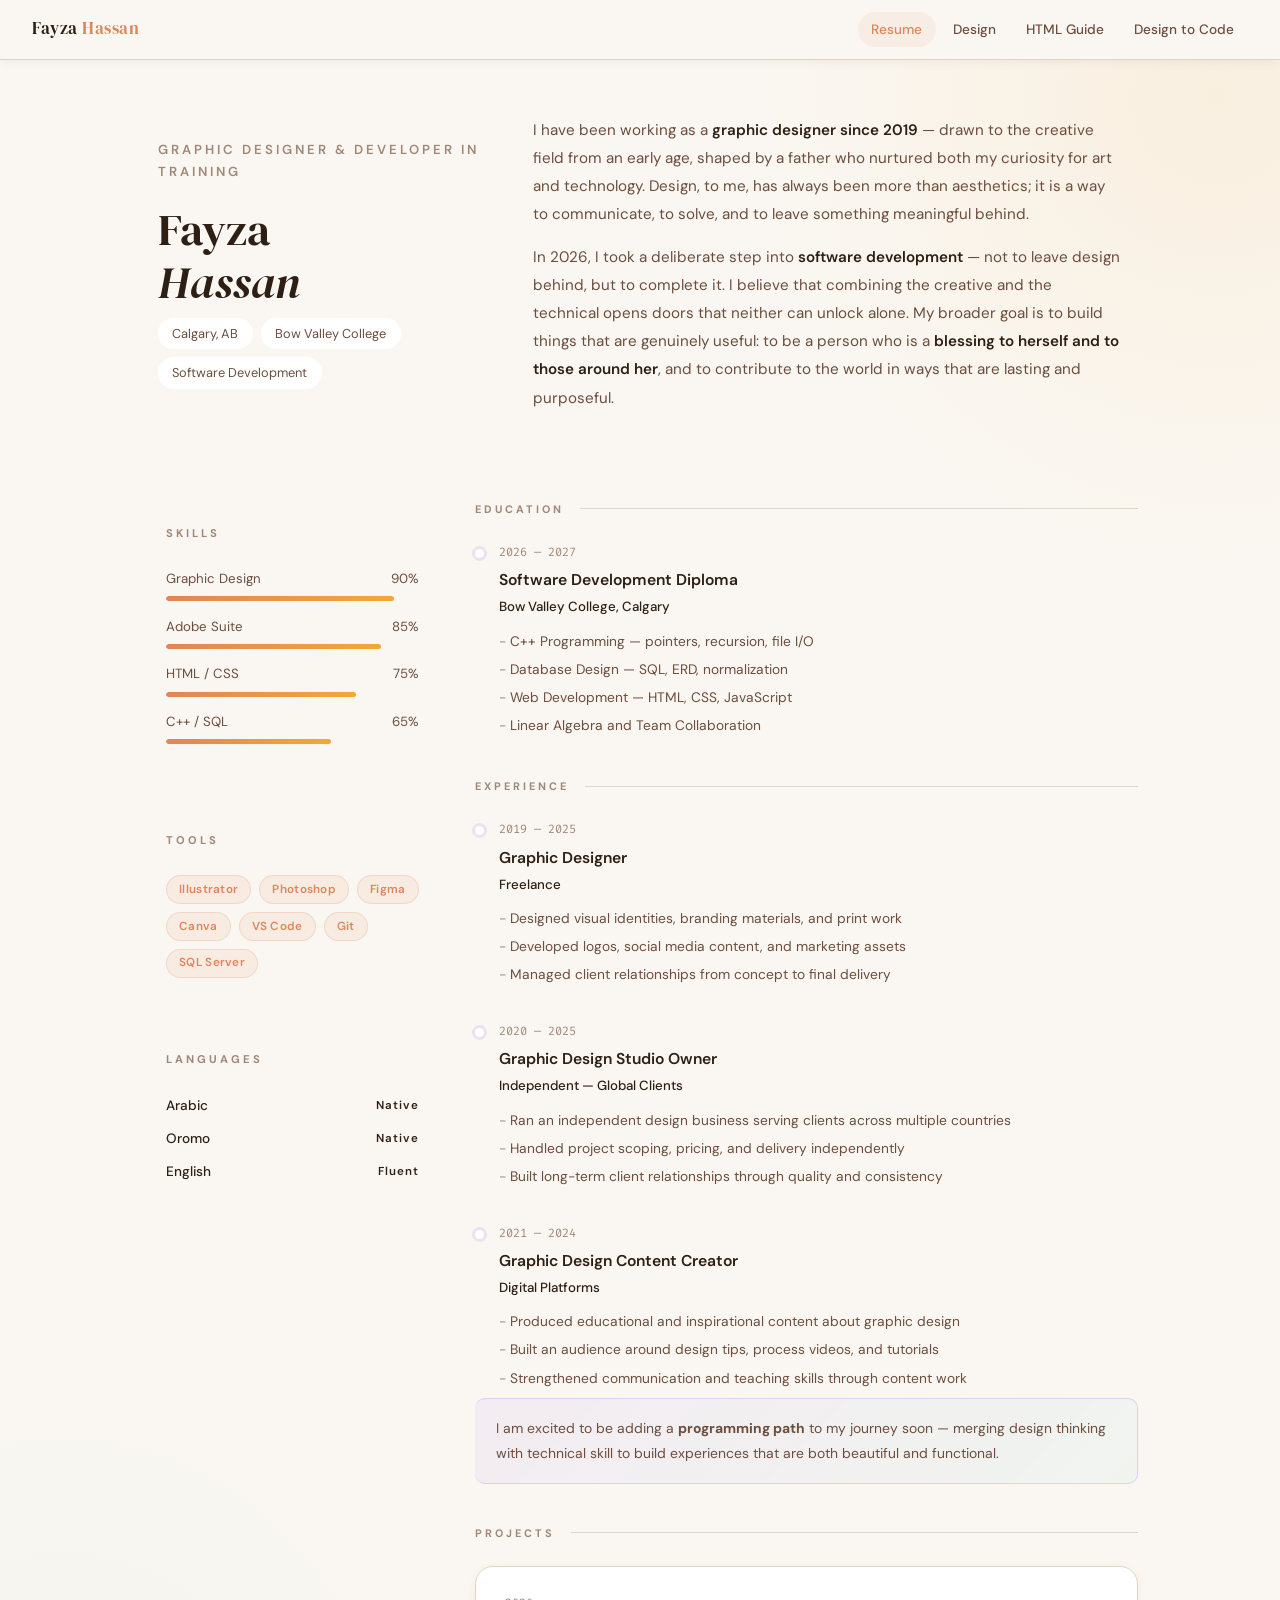
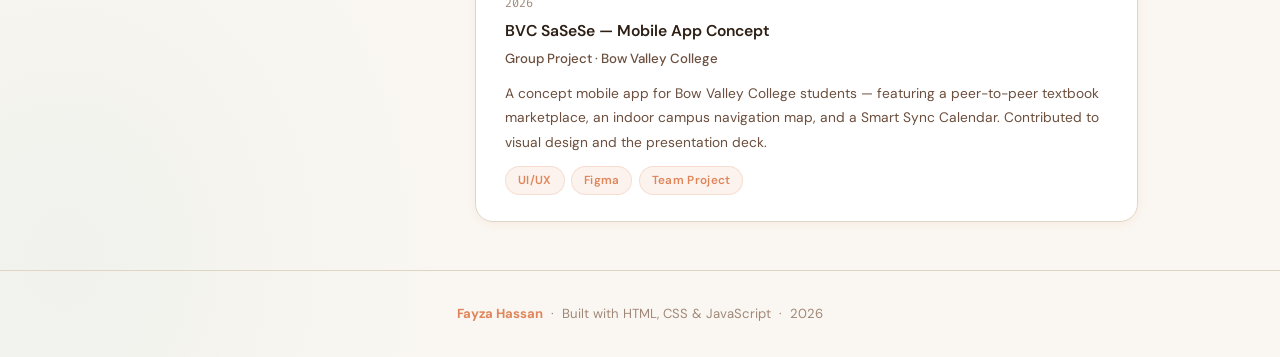
<file: index.html>
<!DOCTYPE html>
<html lang="en">
<head>
  <meta charset="UTF-8" />
  <meta name="viewport" content="width=device-width, initial-scale=1.0" />
  <title>Fayza Hassan — Resume</title>
  <link rel="stylesheet" href="style.css" />
  <style>

    /* ======= About Me strip at top ======= */
    .about-strip {
      background: var(--off-white);
      border-bottom: 1px solid var(--mid-gray);
    }
    .about-inner {
      max-width: 1060px;
      margin: 0 auto;
      padding: 3.5rem 3rem;
      display: grid;
      grid-template-columns: 1fr 1.8fr;
      gap: 3rem;
      align-items: center;
    }

    /* Left: name + role block */
    .about-identity h1 {
      font-family: var(--font-display);
      font-size: clamp(1.9rem, 4vw, 2.8rem);
      font-weight: 400;
      line-height: 1.2;
      color: var(--text-main);
      margin-bottom: 0.5rem;
    }
    .about-identity h1 em {
      font-style: italic;
      color: var(--electric);
    }
    .about-identity .role-line {
      font-size: 0.82rem;
      font-weight: 600;
      letter-spacing: 3px;
      text-transform: uppercase;
      color: var(--text-muted);
      margin-bottom: 1.2rem;
    }
    .about-identity .contact-chips {
      display: flex;
      flex-wrap: wrap;
      gap: 0.5rem;
    }
    .chip {
      font-size: 0.8rem;
      color: var(--text-sub);
      background: var(--white);
      border: 1px solid var(--mid-gray);
      border-radius: 50px;
      padding: 0.3rem 0.9rem;
    }

    /* Right: about text */
    .about-text p {
      font-size: 0.95rem;
      color: var(--text-sub);
      line-height: 1.85;
    }
    .about-text p + p {
      margin-top: 0.9rem;
    }
    .about-text strong {
      color: var(--text-main);
      font-weight: 600;
    }

    /* ======= Main resume layout ======= */
    .resume-layout {
      display: grid;
      grid-template-columns: 1fr 2.2fr;
      gap: 2rem;
      align-items: start;
    }

    /* Left sidebar */
    .sidebar {
      position: sticky;
      top: 84px;
      display: flex;
      flex-direction: column;
      gap: 1.5rem;
    }

    .sidebar-block {
      background: var(--off-white);
      border: 1px solid var(--mid-gray);
      border-radius: var(--radius-lg);
      padding: 1.5rem;
    }

    .sidebar-block h3 {
      font-size: 0.7rem;
      font-weight: 700;
      letter-spacing: 3px;
      text-transform: uppercase;
      color: var(--text-muted);
      margin-bottom: 1rem;
      padding-bottom: 0.6rem;
      border-bottom: 1px solid var(--mid-gray);
    }

    /* Skills tags in sidebar */
    .skills-wrap {
      display: flex;
      flex-wrap: wrap;
      gap: 0.5rem;
    }

    /* Languages list */
    .lang-list {
      list-style: none;
      display: flex;
      flex-direction: column;
      gap: 0.6rem;
    }
    .lang-list li {
      display: flex;
      justify-content: space-between;
      align-items: center;
      font-size: 0.85rem;
    }
    .lang-list .lang-name { color: var(--text-main); font-weight: 500; }
    .lang-level {
      font-size: 0.72rem;
      font-weight: 600;
      letter-spacing: 1px;
      color: var(--electric);
    }

    /* ======= Timeline (right column) ======= */
    .timeline {
      position: relative;
      padding-left: 1.5rem;
    }
    /* Vertical line */
    .timeline::before {
      content: '';
      position: absolute;
      left: 0;
      top: 6px;
      bottom: 0;
      width: 1px;
      background: var(--mid-gray);
    }

    .timeline-item {
      position: relative;
      padding-bottom: 2.2rem;
    }
    .timeline-item:last-child { padding-bottom: 0; }

    /* Dot on the line */
    .timeline-item::before {
      content: '';
      position: absolute;
      left: -1.54rem;
      top: 7px;
      width: 9px;
      height: 9px;
      border-radius: 50%;
      background: var(--white);
      border: 2px solid var(--electric);
      box-shadow: 0 0 0 3px rgba(114,38,255,0.1);
    }

    .t-date {
      font-family: var(--font-code);
      font-size: 0.75rem;
      color: var(--text-muted);
      margin-bottom: 0.3rem;
    }
    .t-title {
      font-size: 0.98rem;
      font-weight: 600;
      color: var(--text-main);
      margin-bottom: 0.15rem;
    }
    .t-org {
      font-size: 0.83rem;
      color: var(--electric);
      margin-bottom: 0.6rem;
      font-weight: 500;
    }
    .t-desc {
      font-size: 0.86rem;
      color: var(--text-sub);
      line-height: 1.75;
    }
    .t-desc ul {
      list-style: none;
      margin-top: 0.4rem;
      display: flex;
      flex-direction: column;
      gap: 0.25rem;
    }
    .t-desc ul li::before {
      content: '- ';
      color: var(--text-muted);
    }

    /* Passion note block */
    .passion-note {
      background: linear-gradient(135deg, rgba(114,38,255,0.05), rgba(11,188,184,0.04));
      border: 1px solid rgba(114,38,255,0.15);
      border-left: 3px solid var(--electric);
      border-radius: var(--radius);
      padding: 1.1rem 1.3rem;
      font-size: 0.87rem;
      color: var(--text-sub);
      line-height: 1.75;
      margin-top: 0.5rem;
    }
    .passion-note strong { color: var(--electric); }

    /* ======= Skill bars ======= */
    .skill-bar-wrap { margin-bottom: 0.9rem; }
    .skill-bar-label {
      display: flex;
      justify-content: space-between;
      font-size: 0.83rem;
      margin-bottom: 0.35rem;
      color: var(--text-sub);
    }
    .skill-bar-track {
      height: 5px;
      background: var(--mid-gray);
      border-radius: 5px;
      overflow: hidden;
    }
    .skill-bar-fill {
      height: 100%;
      border-radius: 5px;
      background: var(--grad-accent);
      width: 0;
      transition: width 1.1s cubic-bezier(0.4,0,0.2,1);
    }

    /* ======= Responsive ======= */
    @media (max-width: 768px) {
      .about-inner {
        grid-template-columns: 1fr;
        padding: 2.5rem 1.5rem;
        gap: 1.5rem;
      }
      .resume-layout {
        grid-template-columns: 1fr;
      }
      .sidebar { position: static; }
    }
  </style>
</head>
<body>

  <!-- Navigation -->
  <nav>
    <a class="nav-logo" href="index.html">Fayza <span>Hassan</span></a>
    <button class="hamburger" aria-label="Menu">
      <span></span><span></span><span></span>
    </button>
    <ul class="nav-links">
      <li><a href="index.html">Resume</a></li>
      <li><a href="hobby.html">Design</a></li>
      <li><a href="html-cheatsheet.html">HTML Guide</a></li>
      <li><a href="design-to-code.html">Design to Code</a></li>
    </ul>
  </nav>

  <div class="page-wrapper">

    <!-- ===== About Me strip ===== -->
    <div class="about-strip">
      <div class="about-inner">

        <div class="about-identity animate-in">
          <p class="role-line">Graphic Designer & Developer in Training</p>
          <h1>Fayza<br><em>Hassan</em></h1>
          <div class="contact-chips">
            <span class="chip">Calgary, AB</span>
            <span class="chip">Bow Valley College</span>
            <span class="chip">Software Development</span>
          </div>
        </div>

        <div class="about-text animate-in">
          <p>
            I have been working as a <strong>graphic designer since 2019</strong> — drawn to
            the creative field from an early age, shaped by a father who nurtured both my curiosity
            for art and technology. Design, to me, has always been more than aesthetics; it is
            a way to communicate, to solve, and to leave something meaningful behind.
          </p>
          <p>
            In 2026, I took a deliberate step into <strong>software development</strong> — not to
            leave design behind, but to complete it. I believe that combining the creative and the
            technical opens doors that neither can unlock alone. My broader goal is to build things
            that are genuinely useful: to be a person who is a <strong>blessing to herself and to those
            around her</strong>, and to contribute to the world in ways that are lasting and purposeful.
          </p>
        </div>

      </div>
    </div>

    <!-- ===== Main Resume ===== -->
    <section>
      <div class="resume-layout">

        <!-- LEFT SIDEBAR -->
        <aside class="sidebar">

          <!-- Technical Skills -->
          <div class="sidebar-block animate-in" id="skill-bars">
            <h3>Skills</h3>

            <div class="skill-bar-wrap">
              <div class="skill-bar-label">
                <span>Graphic Design</span><span>90%</span>
              </div>
              <div class="skill-bar-track">
                <div class="skill-bar-fill" data-width="90"></div>
              </div>
            </div>

            <div class="skill-bar-wrap">
              <div class="skill-bar-label">
                <span>Adobe Suite</span><span>85%</span>
              </div>
              <div class="skill-bar-track">
                <div class="skill-bar-fill" data-width="85"></div>
              </div>
            </div>

            <div class="skill-bar-wrap">
              <div class="skill-bar-label">
                <span>HTML / CSS</span><span>75%</span>
              </div>
              <div class="skill-bar-track">
                <div class="skill-bar-fill" data-width="75"></div>
              </div>
            </div>

            <div class="skill-bar-wrap">
              <div class="skill-bar-label">
                <span>C++ / SQL</span><span>65%</span>
              </div>
              <div class="skill-bar-track">
                <div class="skill-bar-fill" data-width="65"></div>
              </div>
            </div>
          </div>

          <!-- Tools -->
          <div class="sidebar-block animate-in">
            <h3>Tools</h3>
            <div class="skills-wrap">
              <span class="tag">Illustrator</span>
              <span class="tag">Photoshop</span>
              <span class="tag">Figma</span>
              <span class="tag">Canva</span>
              <span class="tag">VS Code</span>
              <span class="tag">Git</span>
              <span class="tag">SQL Server</span>
            </div>
          </div>

          <!-- Languages -->
          <div class="sidebar-block animate-in">
            <h3>Languages</h3>
            <ul class="lang-list">
              <li>
                <span class="lang-name">Arabic</span>
                <span class="lang-level">Native</span>
              </li>
              <li>
                <span class="lang-name">Oromo</span>
                <span class="lang-level">Native</span>
              </li>
              <li>
                <span class="lang-name">English</span>
                <span class="lang-level">Fluent</span>
              </li>
            </ul>
          </div>

        </aside>

        <!-- RIGHT MAIN CONTENT -->
        <main>

          <!-- Education -->
          <div class="section-label">Education</div>

          <div class="timeline">
            <div class="timeline-item animate-in">
              <div class="t-date">2026 — 2027</div>
              <div class="t-title">Software Development Diploma</div>
              <div class="t-org">Bow Valley College, Calgary</div>
              <div class="t-desc">
                <ul>
                  <li>C++ Programming — pointers, recursion, file I/O</li>
                  <li>Database Design — SQL, ERD, normalization</li>
                  <li>Web Development — HTML, CSS, JavaScript</li>
                  <li>Linear Algebra and Team Collaboration</li>
                </ul>
              </div>
            </div>
          </div>

          <!-- Experience -->
          <div class="section-label" style="margin-top:2.5rem;">Experience</div>

          <div class="timeline">

            <div class="timeline-item animate-in">
              <div class="t-date">2019 — 2025</div>
              <div class="t-title">Graphic Designer</div>
              <div class="t-org">Freelance</div>
              <div class="t-desc">
                <ul>
                  <li>Designed visual identities, branding materials, and print work</li>
                  <li>Developed logos, social media content, and marketing assets</li>
                  <li>Managed client relationships from concept to final delivery</li>
                </ul>
              </div>
            </div>

            <div class="timeline-item animate-in">
              <div class="t-date">2020 — 2025</div>
              <div class="t-title">Graphic Design Studio Owner</div>
              <div class="t-org">Independent — Global Clients</div>
              <div class="t-desc">
                <ul>
                  <li>Ran an independent design business serving clients across multiple countries</li>
                  <li>Handled project scoping, pricing, and delivery independently</li>
                  <li>Built long-term client relationships through quality and consistency</li>
                </ul>
              </div>
            </div>

            <div class="timeline-item animate-in">
              <div class="t-date">2021 — 2024</div>
              <div class="t-title">Graphic Design Content Creator</div>
              <div class="t-org">Digital Platforms</div>
              <div class="t-desc">
                <ul>
                  <li>Produced educational and inspirational content about graphic design</li>
                  <li>Built an audience around design tips, process videos, and tutorials</li>
                  <li>Strengthened communication and teaching skills through content work</li>
                </ul>
              </div>
            </div>

          </div>

          <!-- Passion note -->
          <div class="passion-note animate-in">
            I am excited to be adding a <strong>programming path</strong> to my journey soon —
            merging design thinking with technical skill to build experiences that are
            both beautiful and functional.
          </div>

          <!-- Projects -->
          <div class="section-label" style="margin-top:2.5rem;">Projects</div>

          <div class="card animate-in">
            <div class="t-date">2026</div>
            <div class="t-title" style="margin-top:0.3rem;">BVC SaSeSe — Mobile App Concept</div>
            <div class="t-org" style="margin-top:0.2rem; font-size:0.83rem; color:var(--text-sub);">Group Project · Bow Valley College</div>
            <p style="font-size:0.86rem; color:var(--text-sub); line-height:1.75; margin-top:0.7rem;">
              A concept mobile app for Bow Valley College students — featuring a peer-to-peer
              textbook marketplace, an indoor campus navigation map, and a Smart Sync Calendar.
              Contributed to visual design and the presentation deck.
            </p>
            <div style="margin-top:0.8rem; display:flex; gap:0.4rem; flex-wrap:wrap;">
              <span class="tag">UI/UX</span>
              <span class="tag">Figma</span>
              <span class="tag">Team Project</span>
            </div>
          </div>

        </main>
      </div>
    </section>

  </div>

  <footer>
    <strong>Fayza Hassan</strong> &nbsp;·&nbsp; Built with HTML, CSS & JavaScript &nbsp;·&nbsp; 2026
  </footer>

  <script src="script.js"></script>

</body>
</html>
</file>
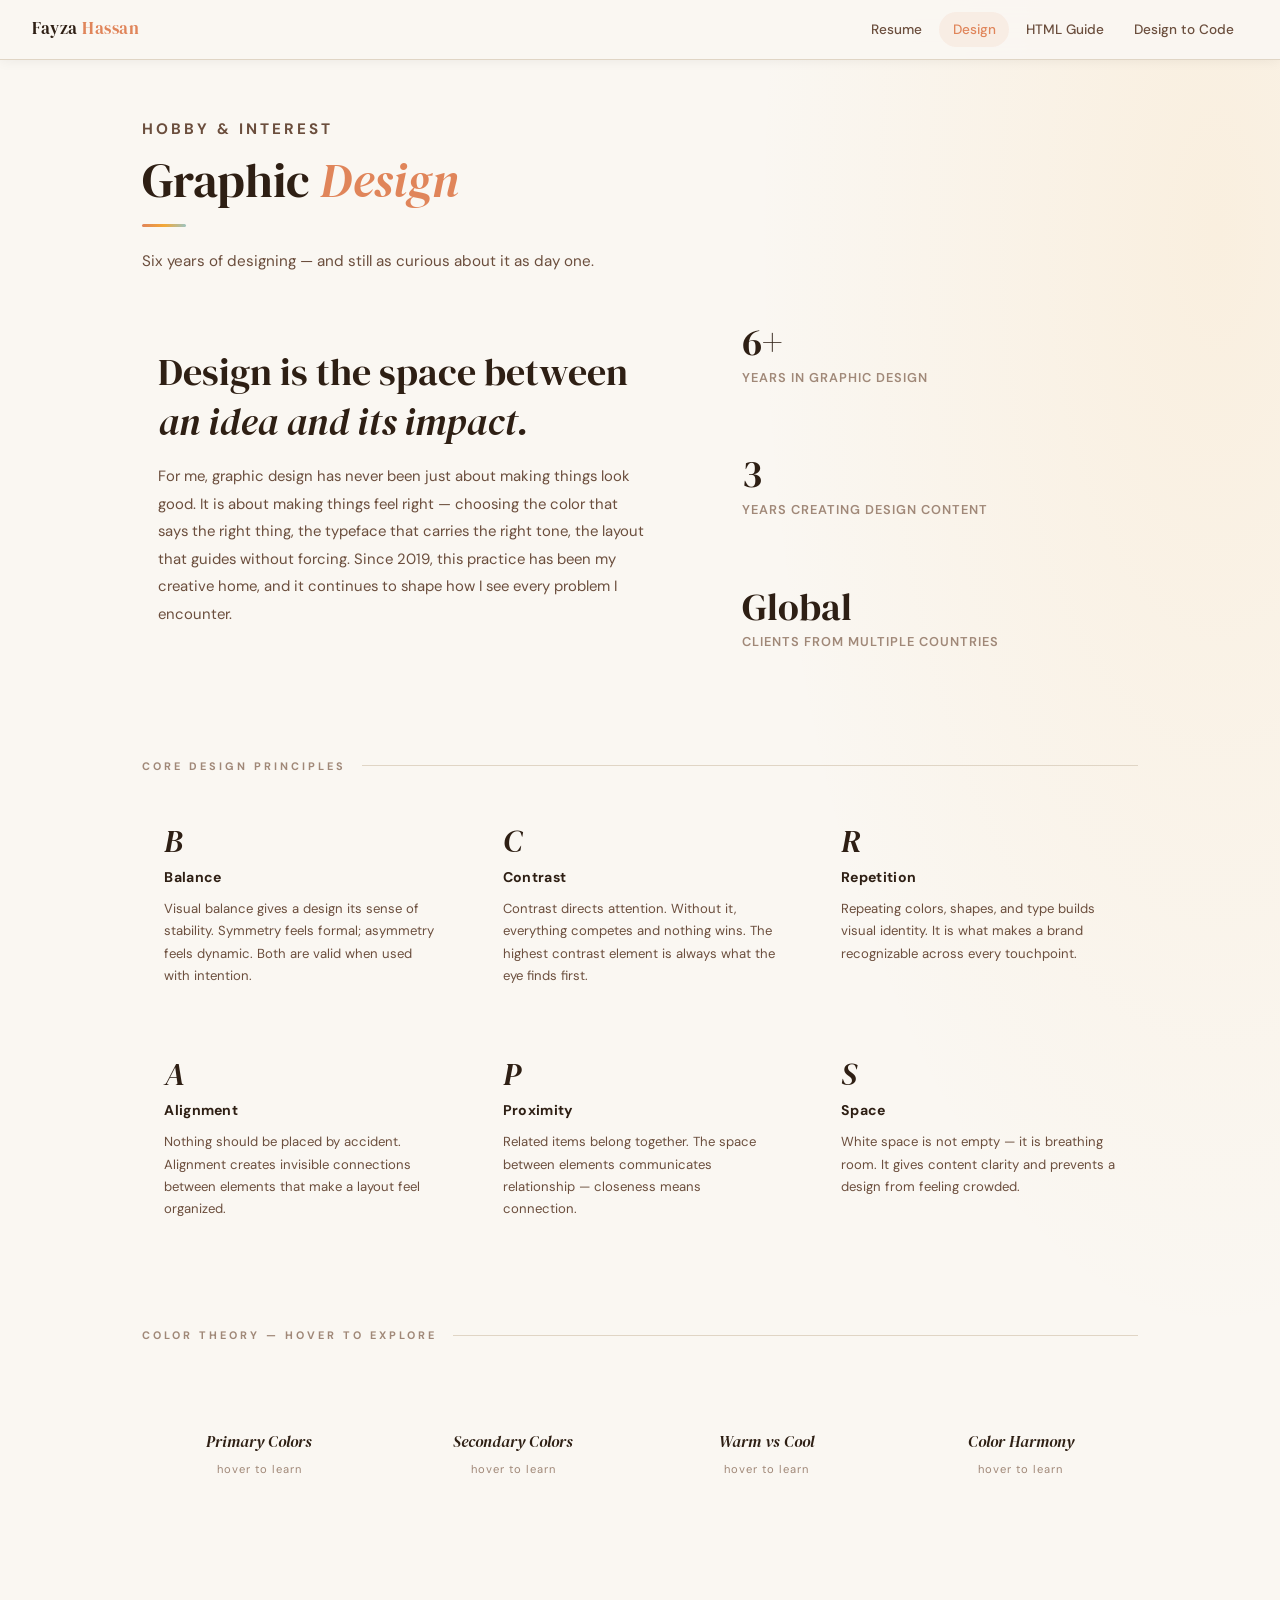
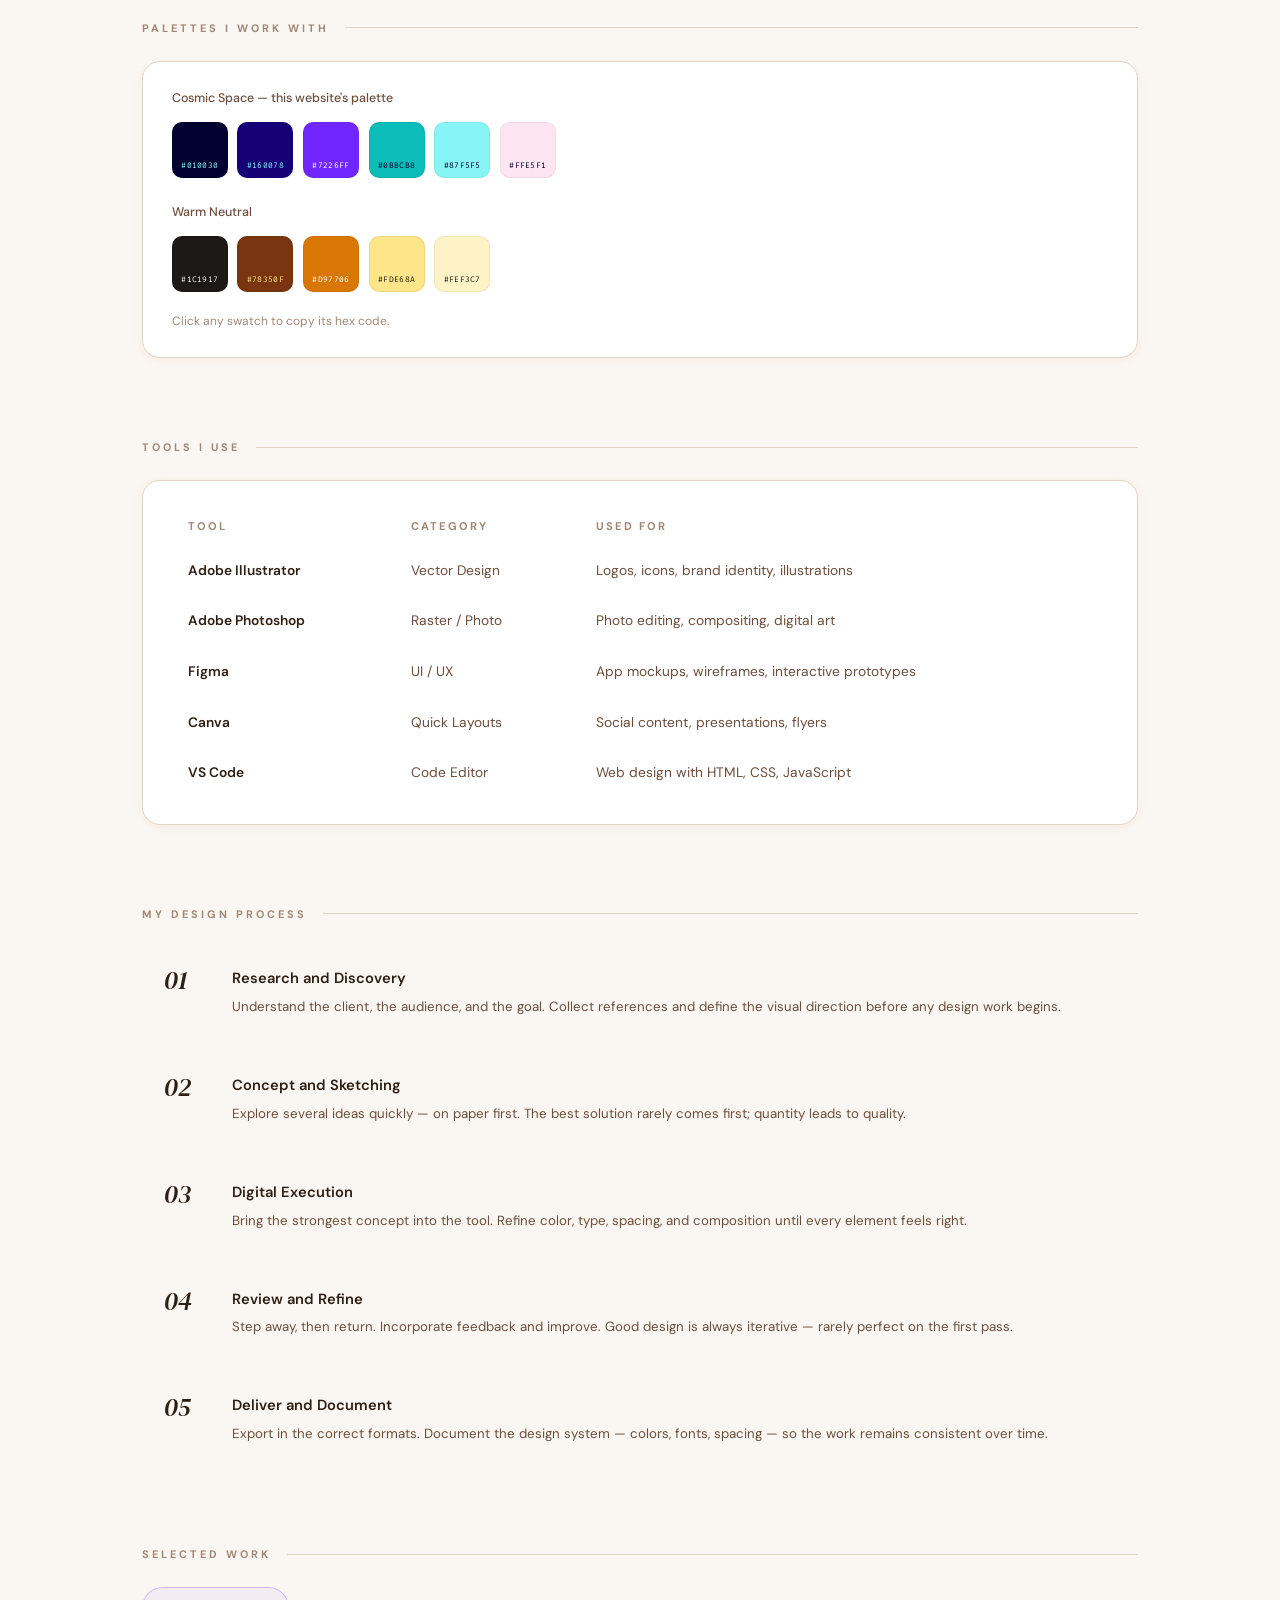
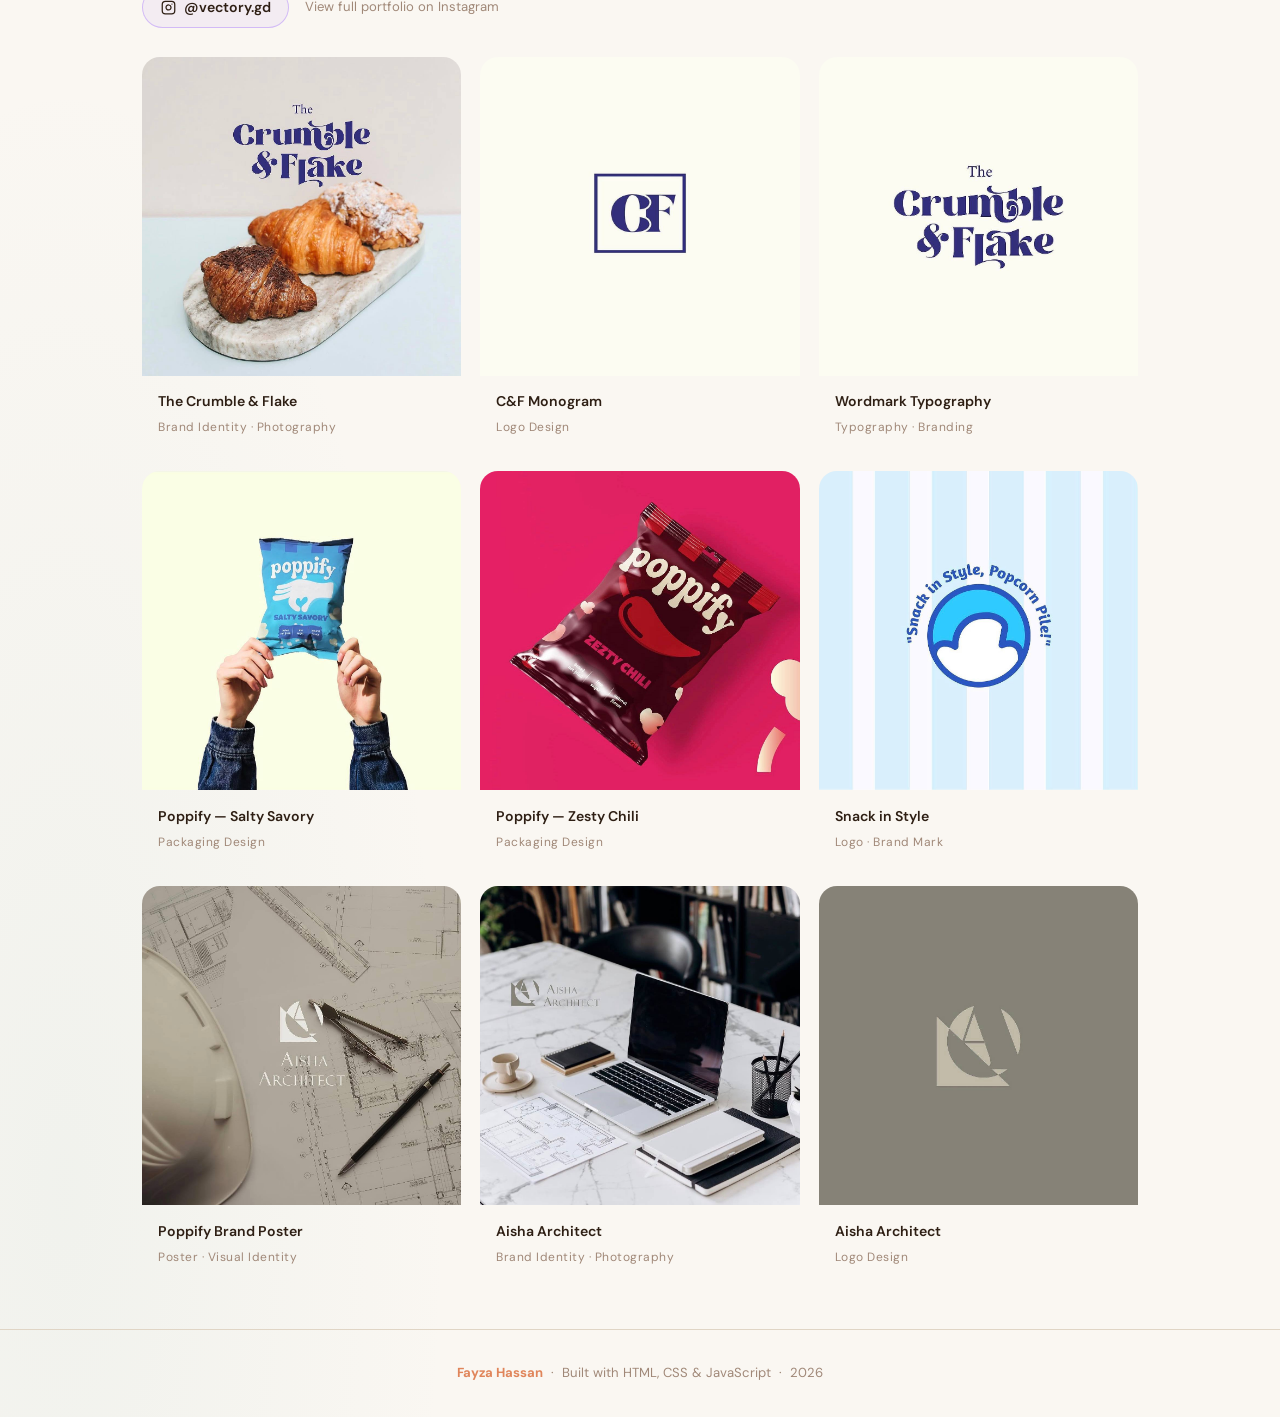
<file: hobby.html>
<!DOCTYPE html>
<html lang="en">
<head>
  <meta charset="UTF-8" />
  <meta name="viewport" content="width=device-width, initial-scale=1.0" />
  <title>Fayza Hassan — Graphic Design</title>
  <link rel="stylesheet" href="style.css" />
  <style>

    /* ======= Intro section ======= */
    .intro-block {
      max-width: 1060px;
      margin: 0 auto;
      padding: 1rem 3rem 3rem;
      display: grid;
      grid-template-columns: 1.2fr 1fr;
      gap: 4rem;
      align-items: center;
    }
    .intro-text h2 {
      font-family: var(--font-display);
      font-size: clamp(1.6rem, 3.5vw, 2.4rem);
      font-weight: 400;
      line-height: 1.3;
      color: var(--text-main);
      margin-bottom: 1rem;
    }
    .intro-text h2 em {
      font-style: italic;
      color: var(--electric);
    }
    .intro-text p {
      font-size: 0.93rem;
      color: var(--text-sub);
      line-height: 1.85;
    }

    /* Years in design stat box */
    .stat-box {
      display: flex;
      flex-direction: column;
      gap: 1.2rem;
    }
    .stat-item {
      background: var(--off-white);
      border: 1px solid var(--mid-gray);
      border-radius: var(--radius-lg);
      padding: 1.5rem 1.8rem;
      transition: var(--transition);
    }
    .stat-item:hover {
      border-color: rgba(114,38,255,0.2);
      box-shadow: var(--shadow-sm);
    }
    .stat-number {
      font-family: var(--font-display);
      font-size: 2.4rem;
      font-weight: 400;
      color: var(--electric);
      line-height: 1;
      margin-bottom: 0.3rem;
    }
    .stat-label {
      font-size: 0.8rem;
      font-weight: 600;
      letter-spacing: 1px;
      text-transform: uppercase;
      color: var(--text-muted);
    }

    /* ======= Principles ======= */
    .principles-grid {
      display: grid;
      grid-template-columns: repeat(3, 1fr);
      gap: 1.2rem;
    }
    .principle-card {
      background: var(--off-white);
      border: 1px solid var(--mid-gray);
      border-radius: var(--radius-lg);
      padding: 1.6rem 1.4rem;
      transition: var(--transition);
    }
    .principle-card:hover {
      border-color: rgba(114,38,255,0.25);
      box-shadow: var(--shadow-sm);
      transform: translateY(-3px);
    }
    .principle-letter {
      font-family: var(--font-display);
      font-size: 2rem;
      font-style: italic;
      color: var(--electric);
      line-height: 1;
      margin-bottom: 0.6rem;
    }
    .principle-card h3 {
      font-size: 0.88rem;
      font-weight: 700;
      color: var(--text-main);
      margin-bottom: 0.5rem;
      letter-spacing: 0.3px;
    }
    .principle-card p {
      font-size: 0.82rem;
      color: var(--text-sub);
      line-height: 1.7;
    }

    /* ======= Color theory — flip cards ======= */
    .theory-grid {
      display: grid;
      grid-template-columns: repeat(auto-fit, minmax(200px, 1fr));
      gap: 1.2rem;
    }
    .flip-card {
      height: 170px;
      perspective: 1000px;
      cursor: pointer;
    }
    .flip-card-inner {
      width: 100%; height: 100%;
      transition: transform 0.65s cubic-bezier(0.4,0,0.2,1);
      transform-style: preserve-3d;
      position: relative;
    }
    .flip-card:hover .flip-card-inner,
    .flip-card.flipped .flip-card-inner {
      transform: rotateY(180deg);
    }
    .flip-front, .flip-back {
      position: absolute; inset: 0;
      backface-visibility: hidden;
      -webkit-backface-visibility: hidden;
      border-radius: var(--radius-lg);
      display: flex;
      flex-direction: column;
      align-items: center;
      justify-content: center;
      padding: 1.3rem;
      text-align: center;
      border: 1px solid var(--mid-gray);
    }
    .flip-front { background: var(--off-white); }
    .flip-back {
      background: var(--white);
      border-color: rgba(114,38,255,0.2);
      transform: rotateY(180deg);
    }
    .flip-front .flip-title {
      font-family: var(--font-display);
      font-size: 1rem;
      font-style: italic;
      color: var(--text-main);
      margin-bottom: 0.3rem;
    }
    .flip-hint {
      font-size: 0.7rem;
      color: var(--text-muted);
      letter-spacing: 1px;
    }
    .flip-back p {
      font-size: 0.8rem;
      color: var(--text-sub);
      line-height: 1.7;
    }

    /* ======= Palette swatches ======= */
    .palette-row {
      display: flex;
      gap: 0.6rem;
      flex-wrap: wrap;
      margin-top: 0.8rem;
    }
    .swatch {
      width: 56px;
      height: 56px;
      border-radius: 10px;
      cursor: pointer;
      transition: var(--transition);
      position: relative;
      display: flex;
      align-items: flex-end;
      justify-content: center;
      padding-bottom: 4px;
      font-family: var(--font-code);
      font-size: 0.5rem;
      letter-spacing: 0.3px;
      border: 1px solid rgba(0,0,0,0.06);
      overflow: hidden;
    }
    .swatch:hover { transform: scale(1.12); box-shadow: var(--shadow-md); }
    .swatch-name {
      font-size: 0.78rem;
      color: var(--text-sub);
      margin-bottom: 0.5rem;
      font-weight: 500;
    }

    /* ======= Tools table ======= */
    .tools-table {
      width: 100%;
      border-collapse: collapse;
      font-size: 0.86rem;
    }
    .tools-table th {
      text-align: left;
      padding: 0.6rem 1rem;
      font-size: 0.7rem;
      font-weight: 700;
      letter-spacing: 2px;
      text-transform: uppercase;
      color: var(--text-muted);
      border-bottom: 1px solid var(--mid-gray);
    }
    .tools-table td {
      padding: 0.85rem 1rem;
      border-bottom: 1px solid var(--light-gray);
      color: var(--text-sub);
      vertical-align: top;
    }
    .tools-table tr:last-child td { border-bottom: none; }
    .tools-table tr:hover td { background: var(--off-white); }
    .tool-name { font-weight: 600; color: var(--text-main); }

    /* ======= Process steps ======= */
    .process-list {
      display: flex;
      flex-direction: column;
      gap: 1rem;
    }
    .process-step {
      display: grid;
      grid-template-columns: 48px 1fr;
      gap: 1.2rem;
      align-items: start;
      padding: 1.2rem 1.4rem;
      background: var(--off-white);
      border: 1px solid var(--mid-gray);
      border-radius: var(--radius-lg);
      transition: var(--transition);
    }
    .process-step:hover {
      border-color: rgba(114,38,255,0.2);
      box-shadow: var(--shadow-sm);
    }
    .step-num {
      font-family: var(--font-display);
      font-size: 1.6rem;
      font-style: italic;
      color: var(--electric);
      line-height: 1;
      padding-top: 2px;
    }
    .step-content h4 {
      font-size: 0.92rem;
      font-weight: 600;
      color: var(--text-main);
      margin-bottom: 0.3rem;
    }
    .step-content p {
      font-size: 0.83rem;
      color: var(--text-sub);
      line-height: 1.7;
    }

    /* ======= Responsive ======= */
    @media (max-width: 768px) {
      .intro-block {
        grid-template-columns: 1fr;
        padding: 1rem 1.5rem 2rem;
        gap: 2rem;
      }
      .principles-grid { grid-template-columns: 1fr 1fr; }
    }
    @media (max-width: 480px) {
      .principles-grid { grid-template-columns: 1fr; }
    }

    /* ======= Portfolio grid ======= */
    .portfolio-grid {
      display: grid;
      grid-template-columns: repeat(3, 1fr);
      gap: 1.2rem;
    }
    .portfolio-item {
      border-radius: var(--radius-lg);
      overflow: hidden;
      border: 1px solid var(--mid-gray);
      background: var(--off-white);
      transition: var(--transition);
    }
    .portfolio-item:hover {
      box-shadow: var(--shadow-md);
      transform: translateY(-4px);
      border-color: rgba(114,38,255,0.2);
    }
    .portfolio-item img {
      width: 100%;
      aspect-ratio: 1 / 1;
      object-fit: cover;
      display: block;
      transition: transform 0.4s ease;
    }
    .portfolio-item:hover img {
      transform: scale(1.04);
    }
    .portfolio-caption {
      padding: 0.9rem 1rem;
      display: flex;
      flex-direction: column;
      gap: 0.2rem;
    }
    .portfolio-title {
      font-size: 0.88rem;
      font-weight: 600;
      color: var(--text-main);
    }
    .portfolio-cat {
      font-size: 0.75rem;
      color: var(--text-muted);
      letter-spacing: 0.5px;
    }
    @media (max-width: 768px) {
      .portfolio-grid { grid-template-columns: repeat(2, 1fr); }
    }
    @media (max-width: 480px) {
      .portfolio-grid { grid-template-columns: 1fr; }
    }
  </style>
</head>
<body>

  <nav>
    <a class="nav-logo" href="index.html">Fayza <span>Hassan</span></a>
    <button class="hamburger" aria-label="Menu">
      <span></span><span></span><span></span>
    </button>
    <ul class="nav-links">
      <li><a href="index.html">Resume</a></li>
      <li><a href="hobby.html">Design</a></li>
      <li><a href="html-cheatsheet.html">HTML Guide</a></li>
      <li><a href="design-to-code.html">Design to Code</a></li>
    </ul>
  </nav>

  <div class="page-wrapper">

    <!-- Hero -->
    <div class="page-hero" style="padding-bottom:0.5rem;">
      <p class="eyebrow">Hobby & Interest</p>
      <h1>Graphic <em>Design</em></h1>
      <div class="accent-line"></div>
      <p>Six years of designing — and still as curious about it as day one.</p>
    </div>

    <!-- Intro -->
    <div class="intro-block">
      <div class="intro-text animate-in">
        <h2>Design is the space between<br><em>an idea and its impact.</em></h2>
        <p>
          For me, graphic design has never been just about making things look good.
          It is about making things feel right — choosing the color that says the right thing,
          the typeface that carries the right tone, the layout that guides without forcing.
          Since 2019, this practice has been my creative home, and it continues to shape how
          I see every problem I encounter.
        </p>
      </div>

      <div class="stat-box">
        <div class="stat-item animate-in">
          <div class="stat-number">6+</div>
          <div class="stat-label">Years in Graphic Design</div>
        </div>
        <div class="stat-item animate-in">
          <div class="stat-number">3</div>
          <div class="stat-label">Years Creating Design Content</div>
        </div>
        <div class="stat-item animate-in">
          <div class="stat-number">Global</div>
          <div class="stat-label">Clients from Multiple Countries</div>
        </div>
      </div>
    </div>

    <!-- Design Principles -->
    <section>
      <div class="section-label">Core Design Principles</div>
      <div class="principles-grid">

        <div class="principle-card animate-in">
          <div class="principle-letter">B</div>
          <h3>Balance</h3>
          <p>Visual balance gives a design its sense of stability. Symmetry feels formal;
             asymmetry feels dynamic. Both are valid when used with intention.</p>
        </div>

        <div class="principle-card animate-in">
          <div class="principle-letter">C</div>
          <h3>Contrast</h3>
          <p>Contrast directs attention. Without it, everything competes and nothing wins.
             The highest contrast element is always what the eye finds first.</p>
        </div>

        <div class="principle-card animate-in">
          <div class="principle-letter">R</div>
          <h3>Repetition</h3>
          <p>Repeating colors, shapes, and type builds visual identity. It is what
             makes a brand recognizable across every touchpoint.</p>
        </div>

        <div class="principle-card animate-in">
          <div class="principle-letter">A</div>
          <h3>Alignment</h3>
          <p>Nothing should be placed by accident. Alignment creates invisible
             connections between elements that make a layout feel organized.</p>
        </div>

        <div class="principle-card animate-in">
          <div class="principle-letter">P</div>
          <h3>Proximity</h3>
          <p>Related items belong together. The space between elements
             communicates relationship — closeness means connection.</p>
        </div>

        <div class="principle-card animate-in">
          <div class="principle-letter">S</div>
          <h3>Space</h3>
          <p>White space is not empty — it is breathing room. It gives
             content clarity and prevents a design from feeling crowded.</p>
        </div>

      </div>
    </section>

    <!-- Color Theory -->
    <section>
      <div class="section-label">Color Theory — Hover to Explore</div>
      <div class="theory-grid">

        <div class="flip-card animate-in">
          <div class="flip-card-inner">
            <div class="flip-front">
              <div class="flip-title">Primary Colors</div>
              <p class="flip-hint">hover to learn</p>
            </div>
            <div class="flip-back">
              <p>Red, Blue, and Yellow are the foundation. They cannot be mixed from
                 any other colors — everything else derives from them.</p>
            </div>
          </div>
        </div>

        <div class="flip-card animate-in">
          <div class="flip-card-inner">
            <div class="flip-front">
              <div class="flip-title">Secondary Colors</div>
              <p class="flip-hint">hover to learn</p>
            </div>
            <div class="flip-back">
              <p>Mix two primaries and you create a secondary color. Red + Yellow = Orange,
                 Blue + Yellow = Green, Red + Blue = Purple.</p>
            </div>
          </div>
        </div>

        <div class="flip-card animate-in">
          <div class="flip-card-inner">
            <div class="flip-front">
              <div class="flip-title">Warm vs Cool</div>
              <p class="flip-hint">hover to learn</p>
            </div>
            <div class="flip-back">
              <p>Warm colors create energy and urgency. Cool colors communicate
                 calm and trust. Both can coexist when balanced thoughtfully.</p>
            </div>
          </div>
        </div>

        <div class="flip-card animate-in">
          <div class="flip-card-inner">
            <div class="flip-front">
              <div class="flip-title">Color Harmony</div>
              <p class="flip-hint">hover to learn</p>
            </div>
            <div class="flip-back">
              <p>Complementary colors (opposite on the wheel) create contrast.
                 Analogous colors (side by side) create cohesion and flow.</p>
            </div>
          </div>
        </div>

      </div>
    </section>

    <!-- Palettes -->
    <section>
      <div class="section-label">Palettes I Work With</div>
      <div class="card animate-in">
        <p class="swatch-name">Cosmic Space — this website's palette</p>
        <div class="palette-row">
          <div class="swatch" style="background:#010030; color:#87F5F5;" title="Copy #010030">#010030</div>
          <div class="swatch" style="background:#160078; color:#87F5F5;" title="Copy #160078">#160078</div>
          <div class="swatch" style="background:#7226FF; color:#fff;"    title="Copy #7226FF">#7226FF</div>
          <div class="swatch" style="background:#0BBCB8; color:#010030;" title="Copy #0BBCB8">#0BBCB8</div>
          <div class="swatch" style="background:#87F5F5; color:#010030;" title="Copy #87F5F5">#87F5F5</div>
          <div class="swatch" style="background:#FFE5F1; color:#010030;" title="Copy #FFE5F1">#FFE5F1</div>
        </div>

        <p class="swatch-name" style="margin-top:1.5rem;">Warm Neutral</p>
        <div class="palette-row">
          <div class="swatch" style="background:#1C1917; color:#f5f0eb;" title="Copy #1C1917">#1C1917</div>
          <div class="swatch" style="background:#78350F; color:#fde68a;" title="Copy #78350F">#78350F</div>
          <div class="swatch" style="background:#D97706; color:#fff;"    title="Copy #D97706">#D97706</div>
          <div class="swatch" style="background:#FDE68A; color:#1C1917;" title="Copy #FDE68A">#FDE68A</div>
          <div class="swatch" style="background:#FEF3C7; color:#1C1917;" title="Copy #FEF3C7">#FEF3C7</div>
        </div>

        <p style="font-size:0.75rem; color:var(--text-muted); margin-top:1.2rem;">
          Click any swatch to copy its hex code.
        </p>
      </div>
    </section>

    <!-- Tools -->
    <section>
      <div class="section-label">Tools I Use</div>
      <div class="card animate-in">
        <table class="tools-table">
          <thead>
            <tr>
              <th>Tool</th>
              <th>Category</th>
              <th>Used For</th>
            </tr>
          </thead>
          <tbody>
            <tr>
              <td><span class="tool-name">Adobe Illustrator</span></td>
              <td>Vector Design</td>
              <td>Logos, icons, brand identity, illustrations</td>
            </tr>
            <tr>
              <td><span class="tool-name">Adobe Photoshop</span></td>
              <td>Raster / Photo</td>
              <td>Photo editing, compositing, digital art</td>
            </tr>
            <tr>
              <td><span class="tool-name">Figma</span></td>
              <td>UI / UX</td>
              <td>App mockups, wireframes, interactive prototypes</td>
            </tr>
            <tr>
              <td><span class="tool-name">Canva</span></td>
              <td>Quick Layouts</td>
              <td>Social content, presentations, flyers</td>
            </tr>
            <tr>
              <td><span class="tool-name">VS Code</span></td>
              <td>Code Editor</td>
              <td>Web design with HTML, CSS, JavaScript</td>
            </tr>
          </tbody>
        </table>
      </div>
    </section>

    <!-- Design Process -->
    <section>
      <div class="section-label">My Design Process</div>
      <div class="process-list">

        <div class="process-step animate-in">
          <div class="step-num">01</div>
          <div class="step-content">
            <h4>Research and Discovery</h4>
            <p>Understand the client, the audience, and the goal. Collect references
               and define the visual direction before any design work begins.</p>
          </div>
        </div>

        <div class="process-step animate-in">
          <div class="step-num">02</div>
          <div class="step-content">
            <h4>Concept and Sketching</h4>
            <p>Explore several ideas quickly — on paper first. The best solution
               rarely comes first; quantity leads to quality.</p>
          </div>
        </div>

        <div class="process-step animate-in">
          <div class="step-num">03</div>
          <div class="step-content">
            <h4>Digital Execution</h4>
            <p>Bring the strongest concept into the tool. Refine color, type,
               spacing, and composition until every element feels right.</p>
          </div>
        </div>

        <div class="process-step animate-in">
          <div class="step-num">04</div>
          <div class="step-content">
            <h4>Review and Refine</h4>
            <p>Step away, then return. Incorporate feedback and improve.
               Good design is always iterative — rarely perfect on the first pass.</p>
          </div>
        </div>

        <div class="process-step animate-in">
          <div class="step-num">05</div>
          <div class="step-content">
            <h4>Deliver and Document</h4>
            <p>Export in the correct formats. Document the design system —
               colors, fonts, spacing — so the work remains consistent over time.</p>
          </div>
        </div>

      </div>
    </section>


    <!-- ===== Portfolio Work ===== -->
    <section>
      <div class="section-label">Selected Work</div>

      <div style="margin-bottom: 1.8rem; display: flex; align-items: center; gap: 1rem;">
        <a href="https://www.instagram.com/vectory.gd/"
           target="_blank"
           rel="noopener noreferrer"
           style="display:inline-flex; align-items:center; gap:0.5rem;
                  color: var(--electric); font-size:0.88rem; font-weight:600;
                  text-decoration:none; border:1px solid rgba(114,38,255,0.25);
                  padding: 0.45rem 1.1rem; border-radius:50px;
                  background: rgba(114,38,255,0.05);">
          <svg width="15" height="15" viewBox="0 0 24 24" fill="none" stroke="currentColor" stroke-width="2" stroke-linecap="round" stroke-linejoin="round">
            <rect x="2" y="2" width="20" height="20" rx="5" ry="5"></rect>
            <path d="M16 11.37A4 4 0 1 1 12.63 8 4 4 0 0 1 16 11.37z"></path>
            <line x1="17.5" y1="6.5" x2="17.51" y2="6.5"></line>
          </svg>
          @vectory.gd
        </a>
        <span style="font-size:0.82rem; color:var(--text-muted);">View full portfolio on Instagram</span>
      </div>

      <div class="portfolio-grid">

        <div class="portfolio-item animate-in">
          <img src="work1.jpg" alt="Crumble and Flake bakery branding" loading="lazy">
          <div class="portfolio-caption">
            <span class="portfolio-title">The Crumble &amp; Flake</span>
            <span class="portfolio-cat">Brand Identity &middot; Photography</span>
          </div>
        </div>

        <div class="portfolio-item animate-in">
          <img src="work2.jpg" alt="CF monogram logo" loading="lazy">
          <div class="portfolio-caption">
            <span class="portfolio-title">C&amp;F Monogram</span>
            <span class="portfolio-cat">Logo Design</span>
          </div>
        </div>

        <div class="portfolio-item animate-in">
          <img src="work3.jpg" alt="Crumble and Flake wordmark" loading="lazy">
          <div class="portfolio-caption">
            <span class="portfolio-title">Wordmark Typography</span>
            <span class="portfolio-cat">Typography &middot; Branding</span>
          </div>
        </div>

        <div class="portfolio-item animate-in">
          <img src="work4.jpg" alt="Poppify salty savory packaging" loading="lazy">
          <div class="portfolio-caption">
            <span class="portfolio-title">Poppify — Salty Savory</span>
            <span class="portfolio-cat">Packaging Design</span>
          </div>
        </div>

        <div class="portfolio-item animate-in">
          <img src="work5.jpg" alt="Poppify zesty chili packaging" loading="lazy">
          <div class="portfolio-caption">
            <span class="portfolio-title">Poppify — Zesty Chili</span>
            <span class="portfolio-cat">Packaging Design</span>
          </div>
        </div>

        <div class="portfolio-item animate-in">
          <img src="work6.jpg" alt="Popcorn brand logo" loading="lazy">
          <div class="portfolio-caption">
            <span class="portfolio-title">Snack in Style</span>
            <span class="portfolio-cat">Logo &middot; Brand Mark</span>
          </div>
        </div>

        <div class="portfolio-item animate-in">
          <img src="work7.jpg" alt="Poppify brand poster" loading="lazy">
          <div class="portfolio-caption">
            <span class="portfolio-title">Poppify Brand Poster</span>
            <span class="portfolio-cat">Poster &middot; Visual Identity</span>
          </div>
        </div>

        <div class="portfolio-item animate-in">
          <img src="work8.jpg" alt="Aisha Architect workspace" loading="lazy">
          <div class="portfolio-caption">
            <span class="portfolio-title">Aisha Architect</span>
            <span class="portfolio-cat">Brand Identity &middot; Photography</span>
          </div>
        </div>

        <div class="portfolio-item animate-in">
          <img src="work9.jpg" alt="Aisha Architect logo mark" loading="lazy">
          <div class="portfolio-caption">
            <span class="portfolio-title">Aisha Architect</span>
            <span class="portfolio-cat">Logo Design</span>
          </div>
        </div>

      </div>
    </section>

  </div>

  <footer>
    <strong>Fayza Hassan</strong> &nbsp;·&nbsp; Built with HTML, CSS & JavaScript &nbsp;·&nbsp; 2026
  </footer>

  <script src="script.js"></script>
  <script>
    /* Flip cards — toggle on click for mobile support */
    document.querySelectorAll('.flip-card').forEach(card => {
      card.addEventListener('click', () => card.classList.toggle('flipped'));
    });

    /* Swatch copy on click */
    document.querySelectorAll('.swatch').forEach(swatch => {
      swatch.style.cursor = 'pointer';
      swatch.addEventListener('click', () => {
        const hex = swatch.title.replace('Copy ', '');
        navigator.clipboard.writeText(hex).then(() => {
          const orig = swatch.textContent;
          swatch.textContent = 'Copied';
          swatch.style.fontSize = '0.6rem';
          setTimeout(() => {
            swatch.textContent = orig;
            swatch.style.fontSize = '';
          }, 1200);
        });
      });
    });
  </script>

</body>
</html>
</file>
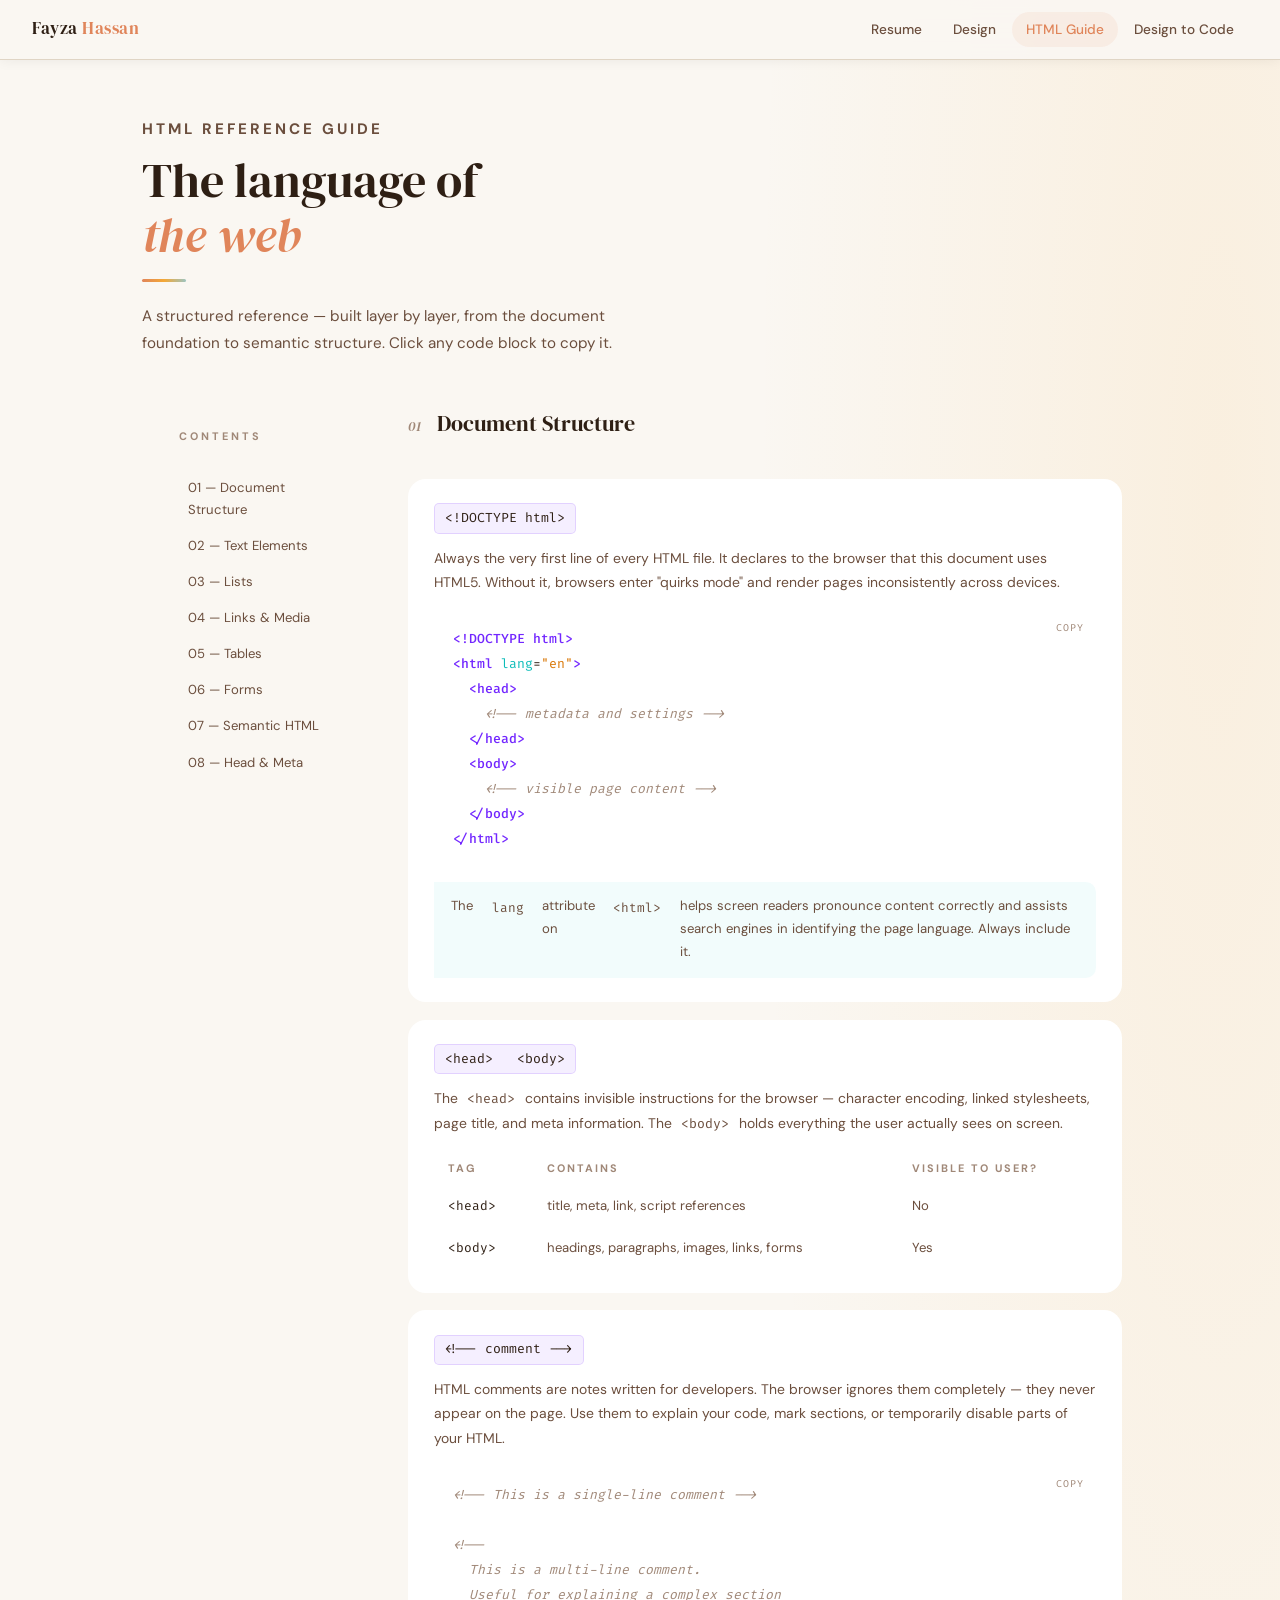
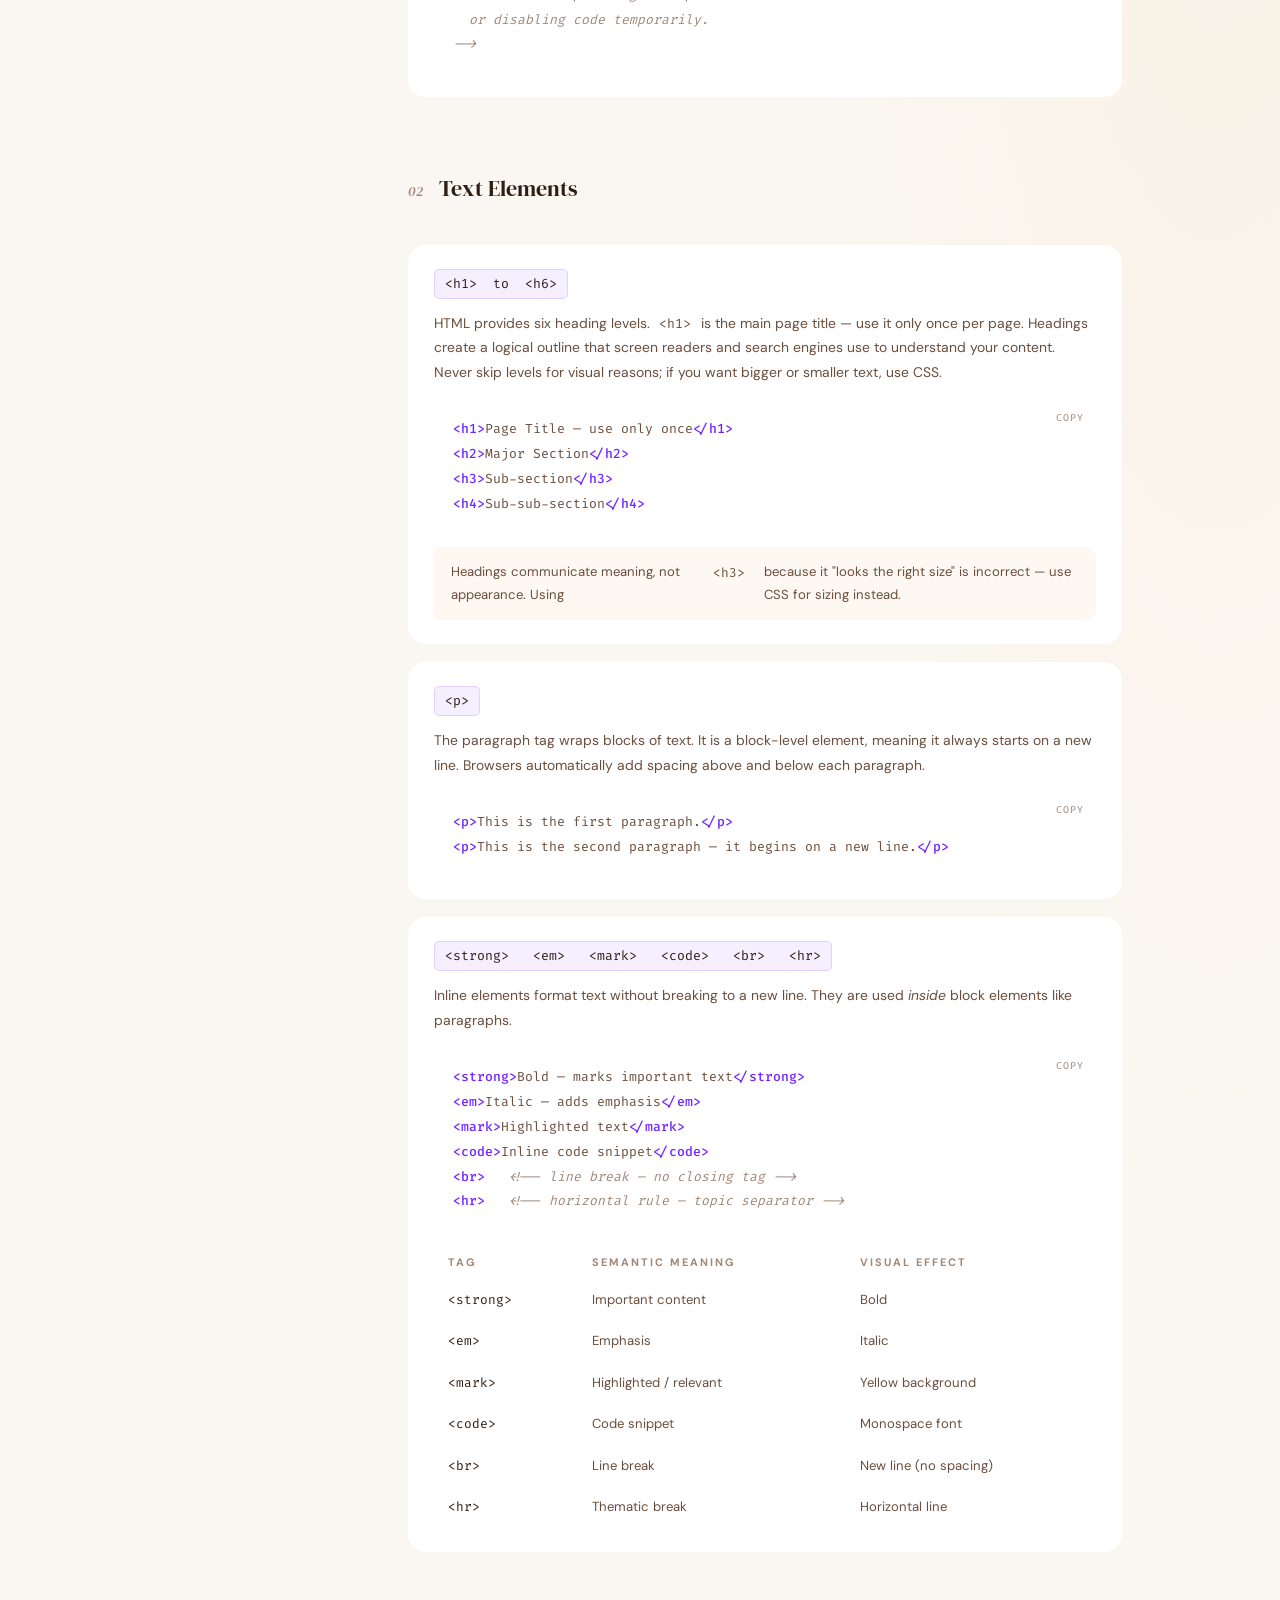
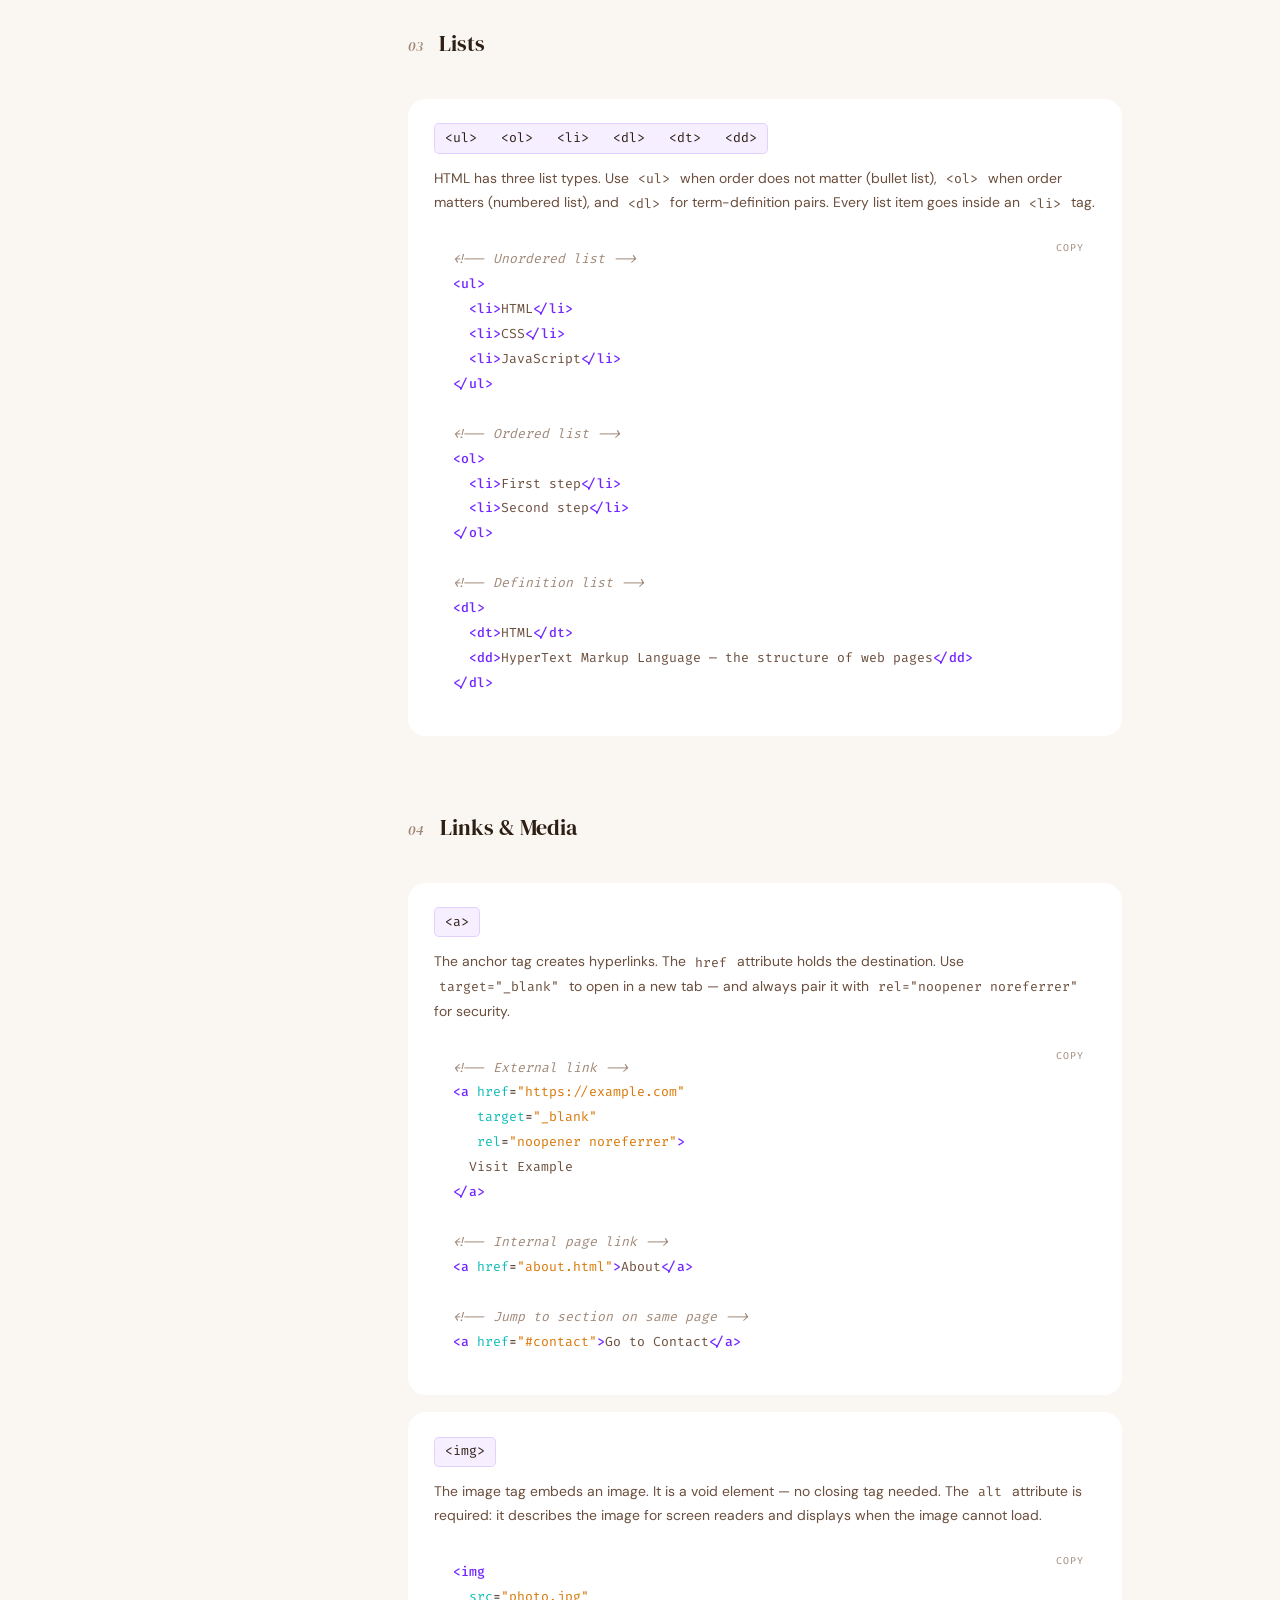
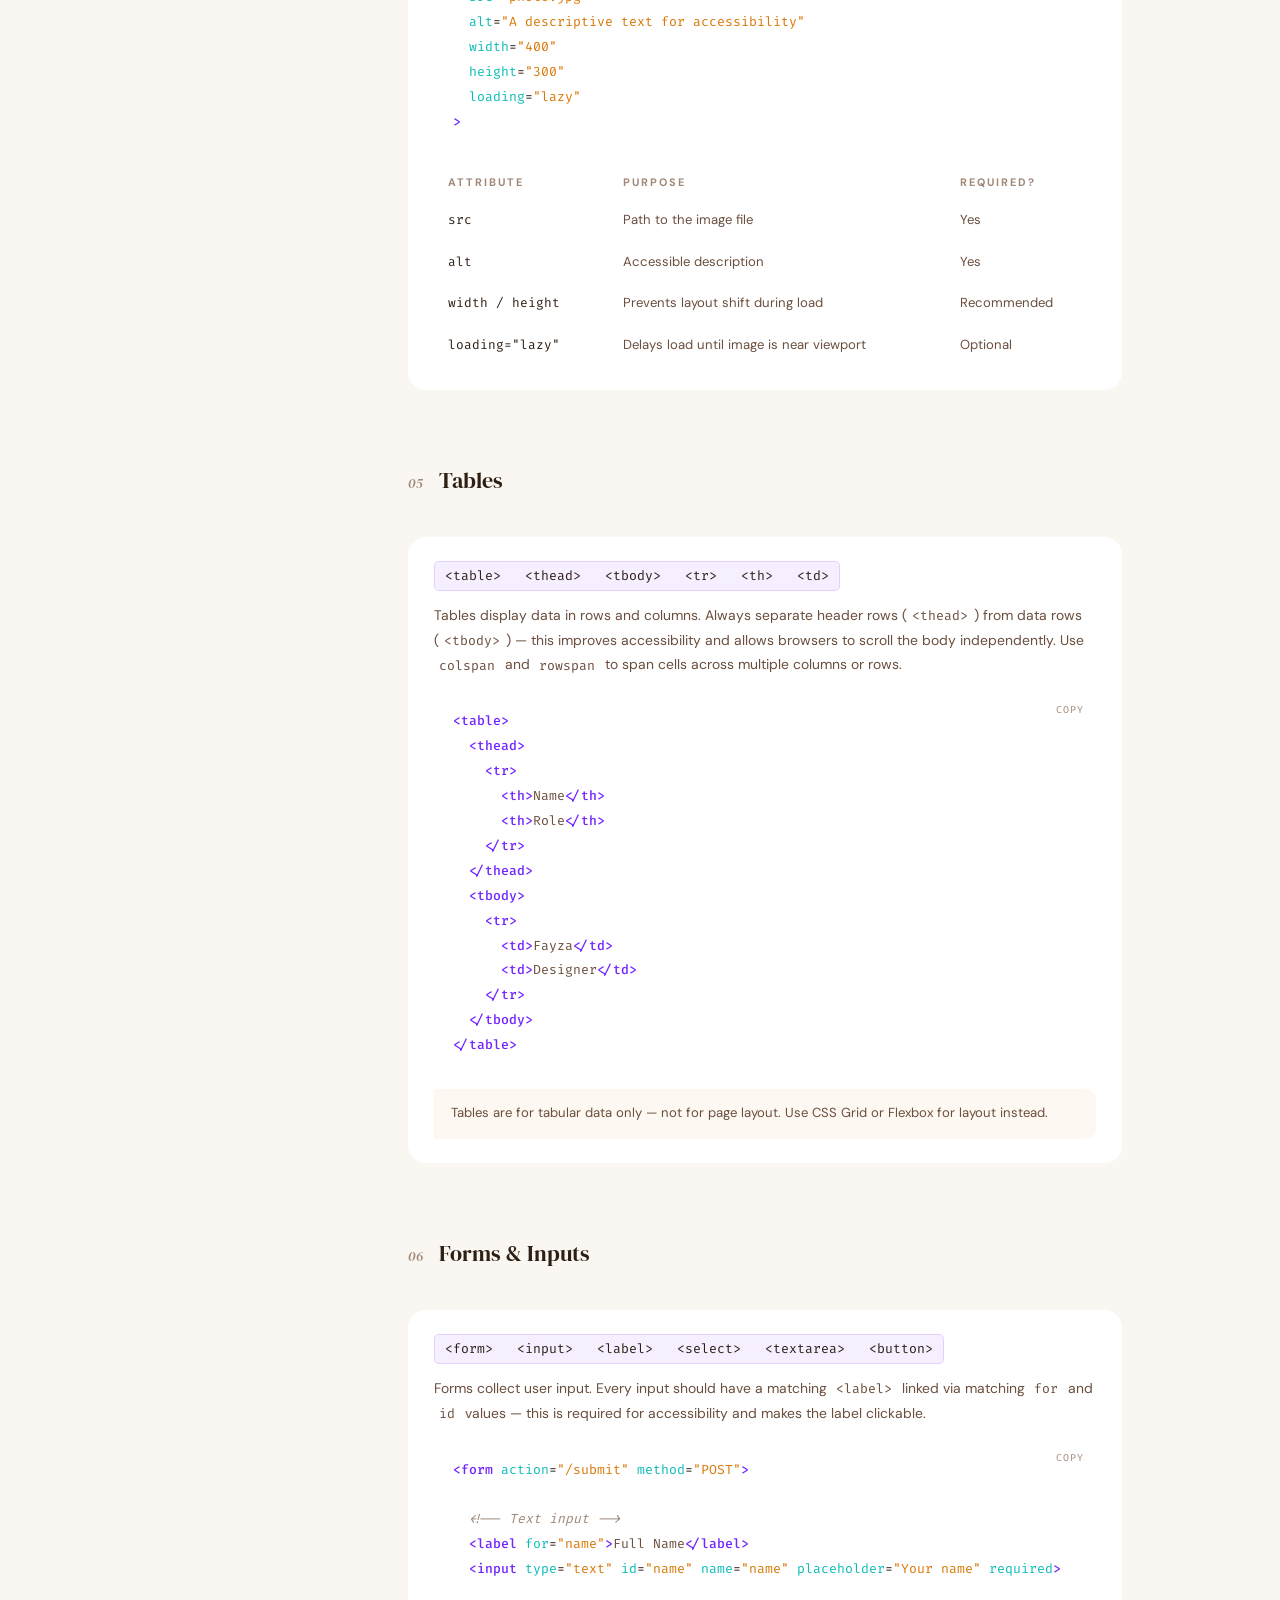
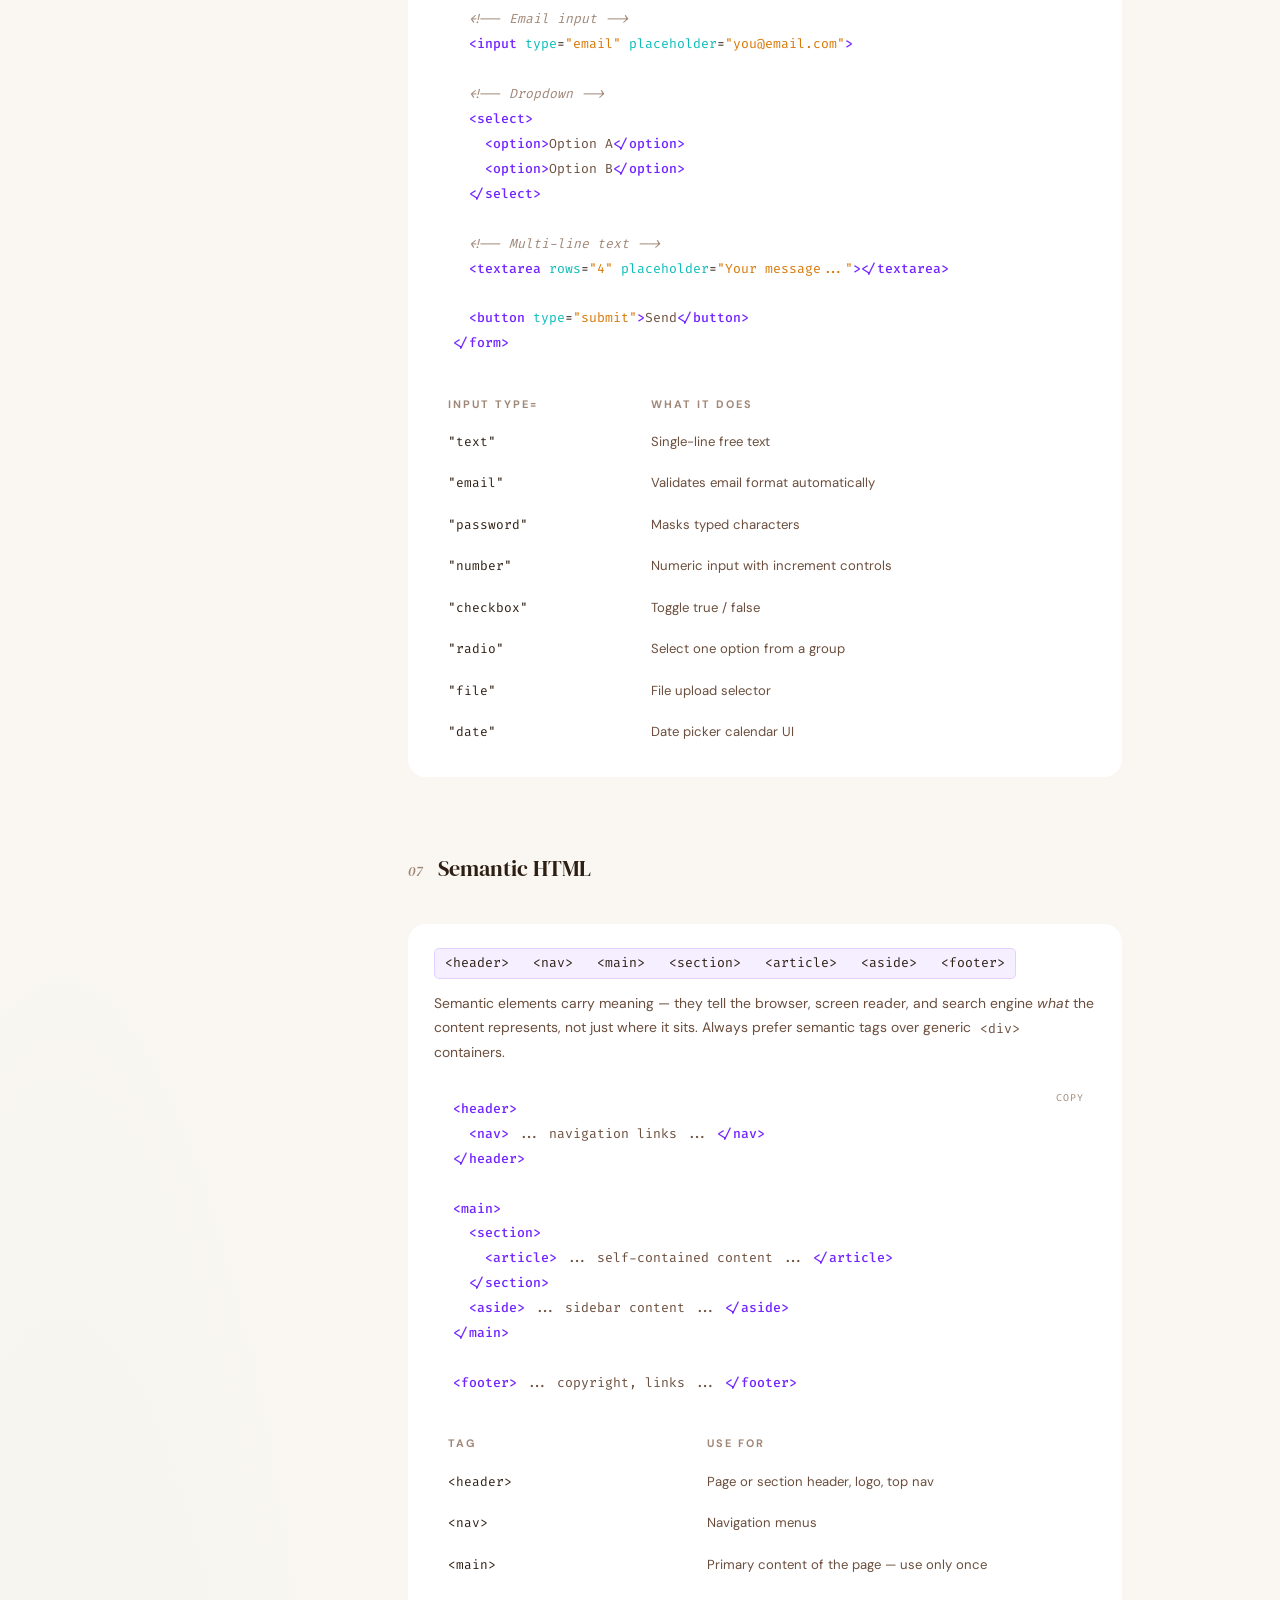
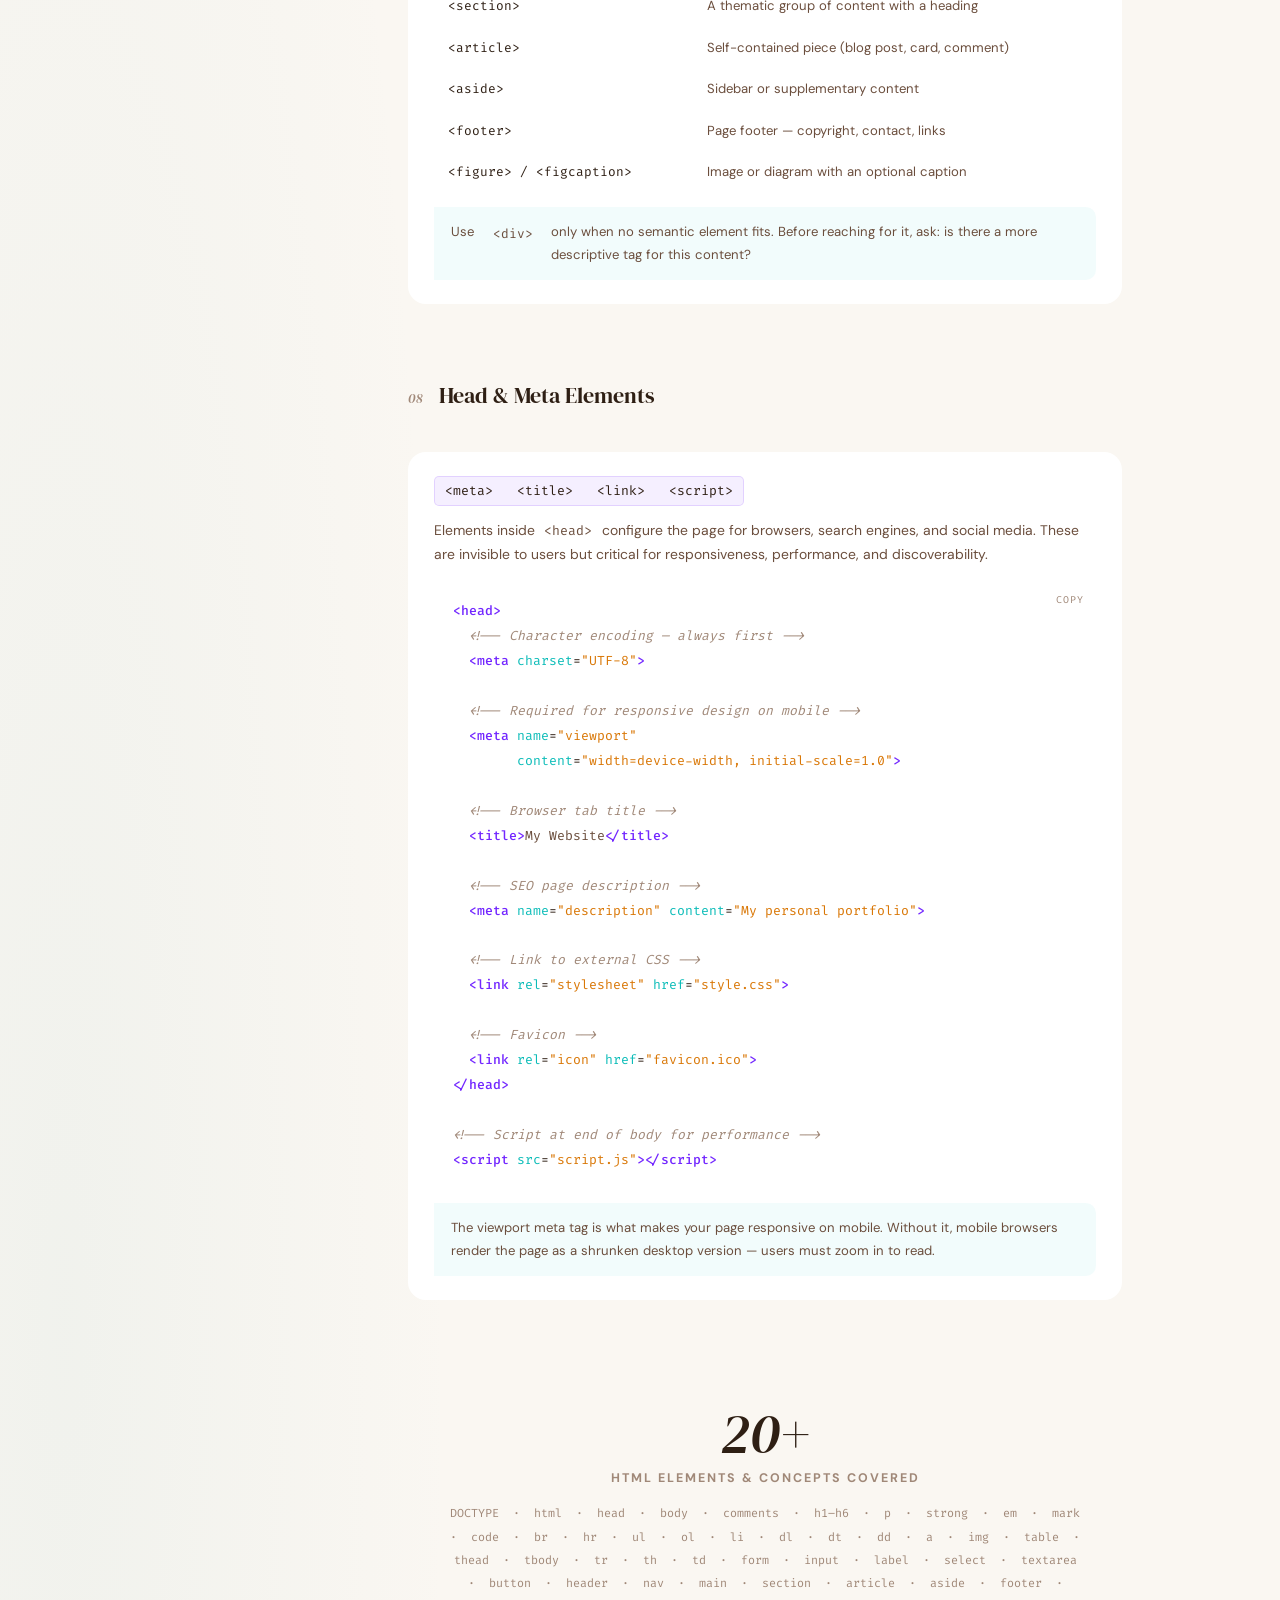
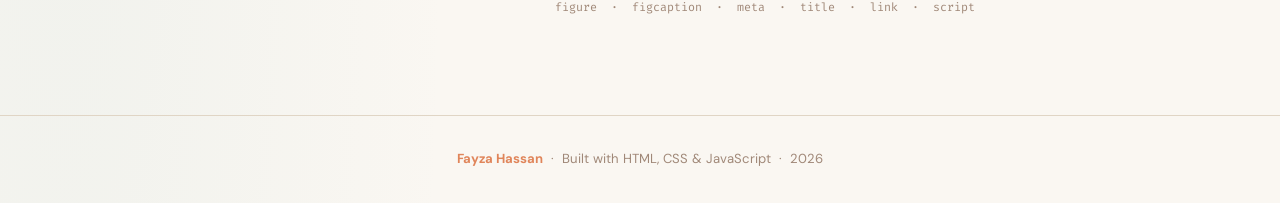
<file: html-cheatsheet.html>
<!DOCTYPE html>
<html lang="en">
<head>
  <meta charset="UTF-8" />
  <meta name="viewport" content="width=device-width, initial-scale=1.0" />
  <title>Fayza Hassan — HTML Reference Guide</title>
  <link rel="stylesheet" href="style.css" />
  <style>

    /* ======= Page layout ======= */
    .cheat-layout {
      display: grid;
      grid-template-columns: 210px 1fr;
      gap: 2.5rem;
      max-width: 1060px;
      margin: 0 auto;
      padding: 1rem 3rem 4rem;
      align-items: start;
    }

    /* ======= Sidebar TOC ======= */
    .toc {
      position: sticky;
      top: 84px;
      background: var(--off-white);
      border: 1px solid var(--mid-gray);
      border-radius: var(--radius-lg);
      padding: 1.3rem;
    }
    .toc-title {
      font-size: 0.68rem;
      font-weight: 700;
      letter-spacing: 3px;
      text-transform: uppercase;
      color: var(--text-muted);
      margin-bottom: 0.9rem;
      padding-bottom: 0.7rem;
      border-bottom: 1px solid var(--mid-gray);
    }
    .toc ul {
      list-style: none;
      display: flex;
      flex-direction: column;
      gap: 0.1rem;
    }
    .toc ul a {
      display: block;
      color: var(--text-sub);
      text-decoration: none;
      font-size: 0.82rem;
      padding: 0.38rem 0.6rem;
      border-radius: 6px;
      transition: var(--transition);
    }
    .toc ul a:hover {
      color: var(--electric);
      background: rgba(114,38,255,0.06);
    }
    .toc ul a.sub {
      padding-left: 1.1rem;
      font-size: 0.77rem;
      color: var(--text-muted);
    }

    /* ======= Chapters ======= */
    .cheat-content {
      display: flex;
      flex-direction: column;
      gap: 3.5rem;
    }

    .chapter {
      scroll-margin-top: 84px;
    }

    /* Chapter header */
    .chapter-head {
      display: flex;
      align-items: baseline;
      gap: 1rem;
      margin-bottom: 1.5rem;
      padding-bottom: 0.8rem;
      border-bottom: 1px solid var(--mid-gray);
    }
    .chapter-num {
      font-family: var(--font-display);
      font-size: 0.85rem;
      font-style: italic;
      color: var(--text-muted);
    }
    .chapter-title {
      font-family: var(--font-display);
      font-size: 1.35rem;
      font-weight: 400;
      color: var(--text-main);
    }

    /* ======= Element cards ======= */
    .el-card {
      background: var(--white);
      border: 1px solid var(--mid-gray);
      border-radius: var(--radius-lg);
      padding: 1.5rem 1.6rem;
      margin-bottom: 1.1rem;
      transition: var(--transition);
    }
    .el-card:hover {
      border-color: rgba(114,38,255,0.2);
      box-shadow: var(--shadow-sm);
    }

    /* Tag label */
    .el-tag {
      display: inline-block;
      font-family: var(--font-code);
      font-size: 0.82rem;
      color: var(--electric);
      background: rgba(114,38,255,0.07);
      border: 1px solid rgba(114,38,255,0.15);
      padding: 0.18rem 0.65rem;
      border-radius: 5px;
      margin-bottom: 0.75rem;
    }

    /* Description */
    .el-desc {
      font-size: 0.87rem;
      color: var(--text-sub);
      line-height: 1.78;
      margin-bottom: 1rem;
    }
    .el-desc code {
      font-family: var(--font-code);
      font-size: 0.82rem;
      background: var(--light-gray);
      color: var(--electric);
      padding: 0.1rem 0.35rem;
      border-radius: 4px;
    }

    /* ======= Code blocks ======= */
    .code-block {
      background: var(--off-white);
      border: 1px solid var(--mid-gray);
      border-radius: var(--radius);
      padding: 1rem 1.2rem;
      overflow-x: auto;
      position: relative;
      transition: border-color 0.25s ease;
    }
    .code-block.copied {
      border-color: var(--cyan);
    }
    .code-block code {
      font-family: var(--font-code);
      font-size: 0.82rem;
      line-height: 1.9;
      color: var(--text-main);
      white-space: pre;
      display: block;
    }

    /* Syntax highlighting */
    .kw   { color: #7226FF; font-weight: 500; }   /* tags */
    .attr { color: #0BBCB8; }                       /* attributes */
    .val  { color: #D97706; }                       /* values */
    .cm   { color: var(--text-muted); font-style: italic; } /* comments */
    .tx   { color: var(--text-sub); }              /* plain text */

    /* Copy label */
    .copy-label {
      position: absolute;
      top: 0.55rem; right: 0.8rem;
      font-family: var(--font-code);
      font-size: 0.62rem;
      color: var(--text-muted);
      letter-spacing: 1px;
      text-transform: uppercase;
      pointer-events: none;
      transition: var(--transition);
    }
    .code-block.copied .copy-label {
      color: var(--cyan);
    }

    /* ======= Attribute tables ======= */
    .attr-table {
      width: 100%;
      border-collapse: collapse;
      font-size: 0.82rem;
      margin-top: 0.9rem;
    }
    .attr-table th {
      text-align: left;
      padding: 0.5rem 0.9rem;
      font-size: 0.68rem;
      font-weight: 700;
      letter-spacing: 2px;
      text-transform: uppercase;
      color: var(--text-muted);
      border-bottom: 1px solid var(--mid-gray);
    }
    .attr-table td {
      padding: 0.6rem 0.9rem;
      border-bottom: 1px solid var(--light-gray);
      color: var(--text-sub);
      vertical-align: top;
    }
    .attr-table td:first-child {
      font-family: var(--font-code);
      font-size: 0.8rem;
      color: var(--electric);
    }
    .attr-table tr:last-child td { border-bottom: none; }
    .attr-table tr:hover td { background: var(--off-white); }

    /* ======= Tip boxes ======= */
    .tip {
      display: flex;
      gap: 0.8rem;
      padding: 0.85rem 1.1rem;
      background: rgba(11,188,184,0.05);
      border-left: 3px solid var(--cyan);
      border-radius: 0 var(--radius) var(--radius) 0;
      font-size: 0.82rem;
      color: var(--text-sub);
      line-height: 1.75;
      margin-top: 0.9rem;
    }
    .tip code {
      font-family: var(--font-code);
      font-size: 0.8rem;
      background: var(--light-gray);
      color: var(--electric);
      padding: 0.1rem 0.35rem;
      border-radius: 4px;
    }
    .tip-warn {
      border-left-color: #D97706;
      background: rgba(217,119,6,0.05);
    }

    /* ======= Summary count box ======= */
    .summary-box {
      background: var(--off-white);
      border: 1px solid var(--mid-gray);
      border-radius: var(--radius-lg);
      padding: 2rem;
      text-align: center;
    }
    .summary-count {
      font-family: var(--font-display);
      font-size: 3.5rem;
      font-style: italic;
      color: var(--electric);
      line-height: 1;
      margin-bottom: 0.4rem;
    }
    .summary-label {
      font-size: 0.78rem;
      font-weight: 700;
      letter-spacing: 2px;
      text-transform: uppercase;
      color: var(--text-muted);
      margin-bottom: 0.8rem;
    }
    .summary-list {
      font-family: var(--font-code);
      font-size: 0.73rem;
      color: var(--text-muted);
      line-height: 2;
    }

    /* ======= Responsive ======= */
    @media (max-width: 900px) {
      .cheat-layout {
        grid-template-columns: 1fr;
        padding: 1rem 1.5rem 3rem;
      }
      .toc { position: static; }
    }
  </style>
</head>
<body>

  <nav>
    <a class="nav-logo" href="index.html">Fayza <span>Hassan</span></a>
    <button class="hamburger" aria-label="Menu">
      <span></span><span></span><span></span>
    </button>
    <ul class="nav-links">
      <li><a href="index.html">Resume</a></li>
      <li><a href="hobby.html">Design</a></li>
      <li><a href="html-cheatsheet.html">HTML Guide</a></li>
      <li><a href="design-to-code.html">Design to Code</a></li>
    </ul>
  </nav>

  <div class="page-wrapper">

    <div class="page-hero">
      <p class="eyebrow">HTML Reference Guide</p>
      <h1>The language of<br><em>the web</em></h1>
      <div class="accent-line"></div>
      <p>A structured reference — built layer by layer, from the document foundation
         to semantic structure. Click any code block to copy it.</p>
    </div>

    <div class="cheat-layout">

      <!-- ===== Sidebar TOC ===== -->
      <aside class="toc">
        <div class="toc-title">Contents</div>
        <ul>
          <li><a href="#ch1">01 — Document Structure</a></li>
          <li><a href="#ch2">02 — Text Elements</a></li>
          <li><a href="#ch3">03 — Lists</a></li>
          <li><a href="#ch4">04 — Links & Media</a></li>
          <li><a href="#ch5">05 — Tables</a></li>
          <li><a href="#ch6">06 — Forms</a></li>
          <li><a href="#ch7">07 — Semantic HTML</a></li>
          <li><a href="#ch8">08 — Head & Meta</a></li>
        </ul>
      </aside>

      <!-- ===== Main Content ===== -->
      <main class="cheat-content">

        <!-- ========================
             01 — DOCUMENT STRUCTURE
             ======================== -->
        <div class="chapter" id="ch1">
          <div class="chapter-head">
            <span class="chapter-num">01</span>
            <h2 class="chapter-title">Document Structure</h2>
          </div>

          <!-- DOCTYPE -->
          <div class="el-card animate-in">
            <div class="el-tag">&lt;!DOCTYPE html&gt;</div>
            <p class="el-desc">
              Always the very first line of every HTML file. It declares to the browser
              that this document uses HTML5. Without it, browsers enter "quirks mode" and
              render pages inconsistently across devices.
            </p>
            <div class="code-block">
              <span class="copy-label">copy</span>
              <code><span class="kw">&lt;!DOCTYPE html&gt;</span>
<span class="kw">&lt;html</span> <span class="attr">lang</span>=<span class="val">"en"</span><span class="kw">&gt;</span>
  <span class="kw">&lt;head&gt;</span>
    <span class="cm">&lt;!-- metadata and settings --&gt;</span>
  <span class="kw">&lt;/head&gt;</span>
  <span class="kw">&lt;body&gt;</span>
    <span class="cm">&lt;!-- visible page content --&gt;</span>
  <span class="kw">&lt;/body&gt;</span>
<span class="kw">&lt;/html&gt;</span></code>
            </div>
            <div class="tip">
              The <code>lang</code> attribute on <code>&lt;html&gt;</code> helps screen readers
              pronounce content correctly and assists search engines in identifying the page language.
              Always include it.
            </div>
          </div>

          <!-- head vs body -->
          <div class="el-card animate-in">
            <div class="el-tag">&lt;head&gt; &nbsp; &lt;body&gt;</div>
            <p class="el-desc">
              The <code>&lt;head&gt;</code> contains invisible instructions for the browser —
              character encoding, linked stylesheets, page title, and meta information.
              The <code>&lt;body&gt;</code> holds everything the user actually sees on screen.
            </p>
            <table class="attr-table">
              <thead><tr><th>Tag</th><th>Contains</th><th>Visible to user?</th></tr></thead>
              <tbody>
                <tr><td>&lt;head&gt;</td><td>title, meta, link, script references</td><td>No</td></tr>
                <tr><td>&lt;body&gt;</td><td>headings, paragraphs, images, links, forms</td><td>Yes</td></tr>
              </tbody>
            </table>
          </div>

          <!-- Comments -->
          <div class="el-card animate-in">
            <div class="el-tag">&lt;!-- comment --&gt;</div>
            <p class="el-desc">
              HTML comments are notes written for developers. The browser ignores them completely —
              they never appear on the page. Use them to explain your code, mark sections, or
              temporarily disable parts of your HTML.
            </p>
            <div class="code-block">
              <span class="copy-label">copy</span>
              <code><span class="cm">&lt;!-- This is a single-line comment --&gt;</span>

<span class="cm">&lt;!--
  This is a multi-line comment.
  Useful for explaining a complex section
  or disabling code temporarily.
--&gt;</span></code>
            </div>
          </div>
        </div>

        <!-- ========================
             02 — TEXT ELEMENTS
             ======================== -->
        <div class="chapter" id="ch2">
          <div class="chapter-head">
            <span class="chapter-num">02</span>
            <h2 class="chapter-title">Text Elements</h2>
          </div>

          <!-- Headings -->
          <div class="el-card animate-in">
            <div class="el-tag">&lt;h1&gt; &nbsp;to&nbsp; &lt;h6&gt;</div>
            <p class="el-desc">
              HTML provides six heading levels. <code>&lt;h1&gt;</code> is the main page title —
              use it only once per page. Headings create a logical outline that screen readers and
              search engines use to understand your content. Never skip levels for visual reasons;
              if you want bigger or smaller text, use CSS.
            </p>
            <div class="code-block">
              <span class="copy-label">copy</span>
              <code><span class="kw">&lt;h1&gt;</span><span class="tx">Page Title — use only once</span><span class="kw">&lt;/h1&gt;</span>
<span class="kw">&lt;h2&gt;</span><span class="tx">Major Section</span><span class="kw">&lt;/h2&gt;</span>
<span class="kw">&lt;h3&gt;</span><span class="tx">Sub-section</span><span class="kw">&lt;/h3&gt;</span>
<span class="kw">&lt;h4&gt;</span><span class="tx">Sub-sub-section</span><span class="kw">&lt;/h4&gt;</span></code>
            </div>
            <div class="tip tip-warn">
              Headings communicate meaning, not appearance. Using <code>&lt;h3&gt;</code> because
              it "looks the right size" is incorrect — use CSS for sizing instead.
            </div>
          </div>

          <!-- Paragraph -->
          <div class="el-card animate-in">
            <div class="el-tag">&lt;p&gt;</div>
            <p class="el-desc">
              The paragraph tag wraps blocks of text. It is a block-level element, meaning it
              always starts on a new line. Browsers automatically add spacing above and below
              each paragraph.
            </p>
            <div class="code-block">
              <span class="copy-label">copy</span>
              <code><span class="kw">&lt;p&gt;</span><span class="tx">This is the first paragraph.</span><span class="kw">&lt;/p&gt;</span>
<span class="kw">&lt;p&gt;</span><span class="tx">This is the second paragraph — it begins on a new line.</span><span class="kw">&lt;/p&gt;</span></code>
            </div>
          </div>

          <!-- Inline formatting -->
          <div class="el-card animate-in">
            <div class="el-tag">&lt;strong&gt; &nbsp; &lt;em&gt; &nbsp; &lt;mark&gt; &nbsp; &lt;code&gt; &nbsp; &lt;br&gt; &nbsp; &lt;hr&gt;</div>
            <p class="el-desc">
              Inline elements format text without breaking to a new line. They are used
              <em>inside</em> block elements like paragraphs.
            </p>
            <div class="code-block">
              <span class="copy-label">copy</span>
              <code><span class="kw">&lt;strong&gt;</span><span class="tx">Bold — marks important text</span><span class="kw">&lt;/strong&gt;</span>
<span class="kw">&lt;em&gt;</span><span class="tx">Italic — adds emphasis</span><span class="kw">&lt;/em&gt;</span>
<span class="kw">&lt;mark&gt;</span><span class="tx">Highlighted text</span><span class="kw">&lt;/mark&gt;</span>
<span class="kw">&lt;code&gt;</span><span class="tx">Inline code snippet</span><span class="kw">&lt;/code&gt;</span>
<span class="kw">&lt;br&gt;</span>   <span class="cm">&lt;!-- line break — no closing tag --&gt;</span>
<span class="kw">&lt;hr&gt;</span>   <span class="cm">&lt;!-- horizontal rule — topic separator --&gt;</span></code>
            </div>
            <table class="attr-table">
              <thead><tr><th>Tag</th><th>Semantic meaning</th><th>Visual effect</th></tr></thead>
              <tbody>
                <tr><td>&lt;strong&gt;</td><td>Important content</td><td>Bold</td></tr>
                <tr><td>&lt;em&gt;</td><td>Emphasis</td><td>Italic</td></tr>
                <tr><td>&lt;mark&gt;</td><td>Highlighted / relevant</td><td>Yellow background</td></tr>
                <tr><td>&lt;code&gt;</td><td>Code snippet</td><td>Monospace font</td></tr>
                <tr><td>&lt;br&gt;</td><td>Line break</td><td>New line (no spacing)</td></tr>
                <tr><td>&lt;hr&gt;</td><td>Thematic break</td><td>Horizontal line</td></tr>
              </tbody>
            </table>
          </div>
        </div>

        <!-- ========================
             03 — LISTS
             ======================== -->
        <div class="chapter" id="ch3">
          <div class="chapter-head">
            <span class="chapter-num">03</span>
            <h2 class="chapter-title">Lists</h2>
          </div>

          <div class="el-card animate-in">
            <div class="el-tag">&lt;ul&gt; &nbsp; &lt;ol&gt; &nbsp; &lt;li&gt; &nbsp; &lt;dl&gt; &nbsp; &lt;dt&gt; &nbsp; &lt;dd&gt;</div>
            <p class="el-desc">
              HTML has three list types. Use <code>&lt;ul&gt;</code> when order does not matter
              (bullet list), <code>&lt;ol&gt;</code> when order matters (numbered list), and
              <code>&lt;dl&gt;</code> for term-definition pairs.
              Every list item goes inside an <code>&lt;li&gt;</code> tag.
            </p>
            <div class="code-block">
              <span class="copy-label">copy</span>
              <code><span class="cm">&lt;!-- Unordered list --&gt;</span>
<span class="kw">&lt;ul&gt;</span>
  <span class="kw">&lt;li&gt;</span><span class="tx">HTML</span><span class="kw">&lt;/li&gt;</span>
  <span class="kw">&lt;li&gt;</span><span class="tx">CSS</span><span class="kw">&lt;/li&gt;</span>
  <span class="kw">&lt;li&gt;</span><span class="tx">JavaScript</span><span class="kw">&lt;/li&gt;</span>
<span class="kw">&lt;/ul&gt;</span>

<span class="cm">&lt;!-- Ordered list --&gt;</span>
<span class="kw">&lt;ol&gt;</span>
  <span class="kw">&lt;li&gt;</span><span class="tx">First step</span><span class="kw">&lt;/li&gt;</span>
  <span class="kw">&lt;li&gt;</span><span class="tx">Second step</span><span class="kw">&lt;/li&gt;</span>
<span class="kw">&lt;/ol&gt;</span>

<span class="cm">&lt;!-- Definition list --&gt;</span>
<span class="kw">&lt;dl&gt;</span>
  <span class="kw">&lt;dt&gt;</span><span class="tx">HTML</span><span class="kw">&lt;/dt&gt;</span>
  <span class="kw">&lt;dd&gt;</span><span class="tx">HyperText Markup Language — the structure of web pages</span><span class="kw">&lt;/dd&gt;</span>
<span class="kw">&lt;/dl&gt;</span></code>
            </div>
          </div>
        </div>

        <!-- ========================
             04 — LINKS & MEDIA
             ======================== -->
        <div class="chapter" id="ch4">
          <div class="chapter-head">
            <span class="chapter-num">04</span>
            <h2 class="chapter-title">Links & Media</h2>
          </div>

          <!-- Anchor -->
          <div class="el-card animate-in">
            <div class="el-tag">&lt;a&gt;</div>
            <p class="el-desc">
              The anchor tag creates hyperlinks. The <code>href</code> attribute holds the destination.
              Use <code>target="_blank"</code> to open in a new tab — and always pair it with
              <code>rel="noopener noreferrer"</code> for security.
            </p>
            <div class="code-block">
              <span class="copy-label">copy</span>
              <code><span class="cm">&lt;!-- External link --&gt;</span>
<span class="kw">&lt;a</span> <span class="attr">href</span>=<span class="val">"https://example.com"</span>
   <span class="attr">target</span>=<span class="val">"_blank"</span>
   <span class="attr">rel</span>=<span class="val">"noopener noreferrer"</span><span class="kw">&gt;</span>
  <span class="tx">Visit Example</span>
<span class="kw">&lt;/a&gt;</span>

<span class="cm">&lt;!-- Internal page link --&gt;</span>
<span class="kw">&lt;a</span> <span class="attr">href</span>=<span class="val">"about.html"</span><span class="kw">&gt;</span><span class="tx">About</span><span class="kw">&lt;/a&gt;</span>

<span class="cm">&lt;!-- Jump to section on same page --&gt;</span>
<span class="kw">&lt;a</span> <span class="attr">href</span>=<span class="val">"#contact"</span><span class="kw">&gt;</span><span class="tx">Go to Contact</span><span class="kw">&lt;/a&gt;</span></code>
            </div>
          </div>

          <!-- Image -->
          <div class="el-card animate-in">
            <div class="el-tag">&lt;img&gt;</div>
            <p class="el-desc">
              The image tag embeds an image. It is a void element — no closing tag needed.
              The <code>alt</code> attribute is required: it describes the image for screen readers
              and displays when the image cannot load.
            </p>
            <div class="code-block">
              <span class="copy-label">copy</span>
              <code><span class="kw">&lt;img</span>
  <span class="attr">src</span>=<span class="val">"photo.jpg"</span>
  <span class="attr">alt</span>=<span class="val">"A descriptive text for accessibility"</span>
  <span class="attr">width</span>=<span class="val">"400"</span>
  <span class="attr">height</span>=<span class="val">"300"</span>
  <span class="attr">loading</span>=<span class="val">"lazy"</span>
<span class="kw">&gt;</span></code>
            </div>
            <table class="attr-table">
              <thead><tr><th>Attribute</th><th>Purpose</th><th>Required?</th></tr></thead>
              <tbody>
                <tr><td>src</td><td>Path to the image file</td><td>Yes</td></tr>
                <tr><td>alt</td><td>Accessible description</td><td>Yes</td></tr>
                <tr><td>width / height</td><td>Prevents layout shift during load</td><td>Recommended</td></tr>
                <tr><td>loading="lazy"</td><td>Delays load until image is near viewport</td><td>Optional</td></tr>
              </tbody>
            </table>
          </div>
        </div>

        <!-- ========================
             05 — TABLES
             ======================== -->
        <div class="chapter" id="ch5">
          <div class="chapter-head">
            <span class="chapter-num">05</span>
            <h2 class="chapter-title">Tables</h2>
          </div>

          <div class="el-card animate-in">
            <div class="el-tag">&lt;table&gt; &nbsp; &lt;thead&gt; &nbsp; &lt;tbody&gt; &nbsp; &lt;tr&gt; &nbsp; &lt;th&gt; &nbsp; &lt;td&gt;</div>
            <p class="el-desc">
              Tables display data in rows and columns. Always separate header rows
              (<code>&lt;thead&gt;</code>) from data rows (<code>&lt;tbody&gt;</code>) — this
              improves accessibility and allows browsers to scroll the body independently.
              Use <code>colspan</code> and <code>rowspan</code> to span cells across multiple columns or rows.
            </p>
            <div class="code-block">
              <span class="copy-label">copy</span>
              <code><span class="kw">&lt;table&gt;</span>
  <span class="kw">&lt;thead&gt;</span>
    <span class="kw">&lt;tr&gt;</span>
      <span class="kw">&lt;th&gt;</span><span class="tx">Name</span><span class="kw">&lt;/th&gt;</span>
      <span class="kw">&lt;th&gt;</span><span class="tx">Role</span><span class="kw">&lt;/th&gt;</span>
    <span class="kw">&lt;/tr&gt;</span>
  <span class="kw">&lt;/thead&gt;</span>
  <span class="kw">&lt;tbody&gt;</span>
    <span class="kw">&lt;tr&gt;</span>
      <span class="kw">&lt;td&gt;</span><span class="tx">Fayza</span><span class="kw">&lt;/td&gt;</span>
      <span class="kw">&lt;td&gt;</span><span class="tx">Designer</span><span class="kw">&lt;/td&gt;</span>
    <span class="kw">&lt;/tr&gt;</span>
  <span class="kw">&lt;/tbody&gt;</span>
<span class="kw">&lt;/table&gt;</span></code>
            </div>
            <div class="tip tip-warn">
              Tables are for tabular data only — not for page layout. Use CSS Grid or Flexbox
              for layout instead.
            </div>
          </div>
        </div>

        <!-- ========================
             06 — FORMS
             ======================== -->
        <div class="chapter" id="ch6">
          <div class="chapter-head">
            <span class="chapter-num">06</span>
            <h2 class="chapter-title">Forms & Inputs</h2>
          </div>

          <div class="el-card animate-in">
            <div class="el-tag">&lt;form&gt; &nbsp; &lt;input&gt; &nbsp; &lt;label&gt; &nbsp; &lt;select&gt; &nbsp; &lt;textarea&gt; &nbsp; &lt;button&gt;</div>
            <p class="el-desc">
              Forms collect user input. Every input should have a matching <code>&lt;label&gt;</code>
              linked via matching <code>for</code> and <code>id</code> values — this is required for
              accessibility and makes the label clickable.
            </p>
            <div class="code-block">
              <span class="copy-label">copy</span>
              <code><span class="kw">&lt;form</span> <span class="attr">action</span>=<span class="val">"/submit"</span> <span class="attr">method</span>=<span class="val">"POST"</span><span class="kw">&gt;</span>

  <span class="cm">&lt;!-- Text input --&gt;</span>
  <span class="kw">&lt;label</span> <span class="attr">for</span>=<span class="val">"name"</span><span class="kw">&gt;</span><span class="tx">Full Name</span><span class="kw">&lt;/label&gt;</span>
  <span class="kw">&lt;input</span> <span class="attr">type</span>=<span class="val">"text"</span> <span class="attr">id</span>=<span class="val">"name"</span> <span class="attr">name</span>=<span class="val">"name"</span> <span class="attr">placeholder</span>=<span class="val">"Your name"</span> <span class="attr">required</span><span class="kw">&gt;</span>

  <span class="cm">&lt;!-- Email input --&gt;</span>
  <span class="kw">&lt;input</span> <span class="attr">type</span>=<span class="val">"email"</span> <span class="attr">placeholder</span>=<span class="val">"you@email.com"</span><span class="kw">&gt;</span>

  <span class="cm">&lt;!-- Dropdown --&gt;</span>
  <span class="kw">&lt;select&gt;</span>
    <span class="kw">&lt;option&gt;</span><span class="tx">Option A</span><span class="kw">&lt;/option&gt;</span>
    <span class="kw">&lt;option&gt;</span><span class="tx">Option B</span><span class="kw">&lt;/option&gt;</span>
  <span class="kw">&lt;/select&gt;</span>

  <span class="cm">&lt;!-- Multi-line text --&gt;</span>
  <span class="kw">&lt;textarea</span> <span class="attr">rows</span>=<span class="val">"4"</span> <span class="attr">placeholder</span>=<span class="val">"Your message..."</span><span class="kw">&gt;&lt;/textarea&gt;</span>

  <span class="kw">&lt;button</span> <span class="attr">type</span>=<span class="val">"submit"</span><span class="kw">&gt;</span><span class="tx">Send</span><span class="kw">&lt;/button&gt;</span>
<span class="kw">&lt;/form&gt;</span></code>
            </div>
            <table class="attr-table">
              <thead><tr><th>input type=</th><th>What it does</th></tr></thead>
              <tbody>
                <tr><td>"text"</td><td>Single-line free text</td></tr>
                <tr><td>"email"</td><td>Validates email format automatically</td></tr>
                <tr><td>"password"</td><td>Masks typed characters</td></tr>
                <tr><td>"number"</td><td>Numeric input with increment controls</td></tr>
                <tr><td>"checkbox"</td><td>Toggle true / false</td></tr>
                <tr><td>"radio"</td><td>Select one option from a group</td></tr>
                <tr><td>"file"</td><td>File upload selector</td></tr>
                <tr><td>"date"</td><td>Date picker calendar UI</td></tr>
              </tbody>
            </table>
          </div>
        </div>

        <!-- ========================
             07 — SEMANTIC HTML
             ======================== -->
        <div class="chapter" id="ch7">
          <div class="chapter-head">
            <span class="chapter-num">07</span>
            <h2 class="chapter-title">Semantic HTML</h2>
          </div>

          <div class="el-card animate-in">
            <div class="el-tag">&lt;header&gt; &nbsp; &lt;nav&gt; &nbsp; &lt;main&gt; &nbsp; &lt;section&gt; &nbsp; &lt;article&gt; &nbsp; &lt;aside&gt; &nbsp; &lt;footer&gt;</div>
            <p class="el-desc">
              Semantic elements carry meaning — they tell the browser, screen reader, and search engine
              <em>what</em> the content represents, not just where it sits.
              Always prefer semantic tags over generic <code>&lt;div&gt;</code> containers.
            </p>
            <div class="code-block">
              <span class="copy-label">copy</span>
              <code><span class="kw">&lt;header&gt;</span>
  <span class="kw">&lt;nav&gt;</span><span class="tx"> ... navigation links ... </span><span class="kw">&lt;/nav&gt;</span>
<span class="kw">&lt;/header&gt;</span>

<span class="kw">&lt;main&gt;</span>
  <span class="kw">&lt;section&gt;</span>
    <span class="kw">&lt;article&gt;</span><span class="tx"> ... self-contained content ... </span><span class="kw">&lt;/article&gt;</span>
  <span class="kw">&lt;/section&gt;</span>
  <span class="kw">&lt;aside&gt;</span><span class="tx"> ... sidebar content ... </span><span class="kw">&lt;/aside&gt;</span>
<span class="kw">&lt;/main&gt;</span>

<span class="kw">&lt;footer&gt;</span><span class="tx"> ... copyright, links ... </span><span class="kw">&lt;/footer&gt;</span></code>
            </div>
            <table class="attr-table">
              <thead><tr><th>Tag</th><th>Use for</th></tr></thead>
              <tbody>
                <tr><td>&lt;header&gt;</td><td>Page or section header, logo, top nav</td></tr>
                <tr><td>&lt;nav&gt;</td><td>Navigation menus</td></tr>
                <tr><td>&lt;main&gt;</td><td>Primary content of the page — use only once</td></tr>
                <tr><td>&lt;section&gt;</td><td>A thematic group of content with a heading</td></tr>
                <tr><td>&lt;article&gt;</td><td>Self-contained piece (blog post, card, comment)</td></tr>
                <tr><td>&lt;aside&gt;</td><td>Sidebar or supplementary content</td></tr>
                <tr><td>&lt;footer&gt;</td><td>Page footer — copyright, contact, links</td></tr>
                <tr><td>&lt;figure&gt; / &lt;figcaption&gt;</td><td>Image or diagram with an optional caption</td></tr>
              </tbody>
            </table>
            <div class="tip">
              Use <code>&lt;div&gt;</code> only when no semantic element fits. Before reaching for it,
              ask: is there a more descriptive tag for this content?
            </div>
          </div>
        </div>

        <!-- ========================
             08 — HEAD & META
             ======================== -->
        <div class="chapter" id="ch8">
          <div class="chapter-head">
            <span class="chapter-num">08</span>
            <h2 class="chapter-title">Head & Meta Elements</h2>
          </div>

          <div class="el-card animate-in">
            <div class="el-tag">&lt;meta&gt; &nbsp; &lt;title&gt; &nbsp; &lt;link&gt; &nbsp; &lt;script&gt;</div>
            <p class="el-desc">
              Elements inside <code>&lt;head&gt;</code> configure the page for browsers, search engines,
              and social media. These are invisible to users but critical for responsiveness,
              performance, and discoverability.
            </p>
            <div class="code-block">
              <span class="copy-label">copy</span>
              <code><span class="kw">&lt;head&gt;</span>
  <span class="cm">&lt;!-- Character encoding — always first --&gt;</span>
  <span class="kw">&lt;meta</span> <span class="attr">charset</span>=<span class="val">"UTF-8"</span><span class="kw">&gt;</span>

  <span class="cm">&lt;!-- Required for responsive design on mobile --&gt;</span>
  <span class="kw">&lt;meta</span> <span class="attr">name</span>=<span class="val">"viewport"</span>
        <span class="attr">content</span>=<span class="val">"width=device-width, initial-scale=1.0"</span><span class="kw">&gt;</span>

  <span class="cm">&lt;!-- Browser tab title --&gt;</span>
  <span class="kw">&lt;title&gt;</span><span class="tx">My Website</span><span class="kw">&lt;/title&gt;</span>

  <span class="cm">&lt;!-- SEO page description --&gt;</span>
  <span class="kw">&lt;meta</span> <span class="attr">name</span>=<span class="val">"description"</span> <span class="attr">content</span>=<span class="val">"My personal portfolio"</span><span class="kw">&gt;</span>

  <span class="cm">&lt;!-- Link to external CSS --&gt;</span>
  <span class="kw">&lt;link</span> <span class="attr">rel</span>=<span class="val">"stylesheet"</span> <span class="attr">href</span>=<span class="val">"style.css"</span><span class="kw">&gt;</span>

  <span class="cm">&lt;!-- Favicon --&gt;</span>
  <span class="kw">&lt;link</span> <span class="attr">rel</span>=<span class="val">"icon"</span> <span class="attr">href</span>=<span class="val">"favicon.ico"</span><span class="kw">&gt;</span>
<span class="kw">&lt;/head&gt;</span>

<span class="cm">&lt;!-- Script at end of body for performance --&gt;</span>
<span class="kw">&lt;script</span> <span class="attr">src</span>=<span class="val">"script.js"</span><span class="kw">&gt;&lt;/script&gt;</span></code>
            </div>
            <div class="tip">
              The viewport meta tag is what makes your page responsive on mobile. Without it,
              mobile browsers render the page as a shrunken desktop version — users must zoom in to read.
            </div>
          </div>
        </div>

        <!-- Summary -->
        <div class="summary-box animate-in">
          <div class="summary-count">20+</div>
          <div class="summary-label">HTML Elements & Concepts Covered</div>
          <div class="summary-list">
            DOCTYPE &nbsp;·&nbsp; html &nbsp;·&nbsp; head &nbsp;·&nbsp; body &nbsp;·&nbsp; comments &nbsp;·&nbsp;
            h1–h6 &nbsp;·&nbsp; p &nbsp;·&nbsp; strong &nbsp;·&nbsp; em &nbsp;·&nbsp; mark &nbsp;·&nbsp; code &nbsp;·&nbsp;
            br &nbsp;·&nbsp; hr &nbsp;·&nbsp; ul &nbsp;·&nbsp; ol &nbsp;·&nbsp; li &nbsp;·&nbsp; dl &nbsp;·&nbsp; dt &nbsp;·&nbsp; dd &nbsp;·&nbsp;
            a &nbsp;·&nbsp; img &nbsp;·&nbsp; table &nbsp;·&nbsp; thead &nbsp;·&nbsp; tbody &nbsp;·&nbsp; tr &nbsp;·&nbsp; th &nbsp;·&nbsp; td &nbsp;·&nbsp;
            form &nbsp;·&nbsp; input &nbsp;·&nbsp; label &nbsp;·&nbsp; select &nbsp;·&nbsp; textarea &nbsp;·&nbsp; button &nbsp;·&nbsp;
            header &nbsp;·&nbsp; nav &nbsp;·&nbsp; main &nbsp;·&nbsp; section &nbsp;·&nbsp; article &nbsp;·&nbsp; aside &nbsp;·&nbsp;
            footer &nbsp;·&nbsp; figure &nbsp;·&nbsp; figcaption &nbsp;·&nbsp; meta &nbsp;·&nbsp; title &nbsp;·&nbsp; link &nbsp;·&nbsp; script
          </div>
        </div>

      </main>
    </div>
  </div>

  <footer>
    <strong>Fayza Hassan</strong> &nbsp;·&nbsp; Built with HTML, CSS & JavaScript &nbsp;·&nbsp; 2026
  </footer>

  <script src="script.js"></script>

</body>
</html>
</file>
<file: style.css>
/* ============================================================
   Portfolio — Fayza Hassan
   Palette: Warm Beach
   #F5F0E8 (cream bg) | #E8A87C (terracotta) | #F4A836 (amber)
   #9DC4C0 (mint) | #6BA3A0 (teal) | #3D2B1F (dark text)
   Font: DM Sans + DM Serif Display
   ============================================================ */

@import url('https://fonts.googleapis.com/css2?family=DM+Sans:ital,opsz,wght@0,9..40,300;0,9..40,400;0,9..40,500;0,9..40,600;0,9..40,700;1,9..40,300&family=DM+Serif+Display:ital@0;1&family=Fira+Code:wght@400;500&display=swap');

/* ---------- Variables ---------- */
:root {
  --bg:          #FAF7F2;       /* warm cream */
  --surface:     #F2EDE3;       /* slightly darker cream */
  --white:       #FFFFFF;

  --terracotta:  #E0855A;       /* main accent — warm orange */
  --amber:       #F4A836;       /* secondary accent — golden */
  --mint:        #9DC4C0;       /* cool complement — soft mint */
  --teal:        #6BA3A0;       /* deeper mint for text/borders */

  --text-main:   #2E1F14;       /* dark warm brown */
  --text-sub:    #6B4E3D;       /* medium warm brown */
  --text-muted:  #A08878;       /* muted warm */

  --border:      #E0D5C5;       /* warm gray border */
  --border-dark: #C8B8A2;

  --grad-accent: linear-gradient(135deg, #E0855A 0%, #F4A836 100%);
  --grad-line:   linear-gradient(90deg, #E0855A, #F4A836, #9DC4C0);
  --grad-mint:   linear-gradient(135deg, #9DC4C0 0%, #6BA3A0 100%);

  --font-body:    'DM Sans', sans-serif;
  --font-display: 'DM Serif Display', serif;
  --font-code:    'Fira Code', monospace;

  --radius:    10px;
  --radius-lg: 18px;
  --shadow-sm: 0 2px 12px rgba(224,133,90,0.10);
  --shadow-md: 0 6px 28px rgba(224,133,90,0.16);
  --shadow-lg: 0 12px 48px rgba(224,133,90,0.20);
  --transition: all 0.3s cubic-bezier(0.4, 0, 0.2, 1);
}

/* ---------- Reset ---------- */
*, *::before, *::after { margin: 0; padding: 0; box-sizing: border-box; }
html { scroll-behavior: smooth; -webkit-text-size-adjust: 100%; }

body {
  font-family: var(--font-body);
  background: var(--bg);
  color: var(--text-main);
  line-height: 1.7;
  overflow-x: hidden;
  /* subtle warm glow top right */
  background-image:
    radial-gradient(ellipse 60% 40% at 95% 5%, rgba(244,168,54,0.10) 0%, transparent 60%),
    radial-gradient(ellipse 50% 40% at 5% 95%, rgba(157,196,192,0.10) 0%, transparent 60%);
}

/* ---------- Navigation ---------- */
nav {
  position: fixed;
  top: 0; width: 100%;
  z-index: 1000;
  height: 60px;
  display: flex;
  align-items: center;
  justify-content: space-between;
  padding: 0 2rem;
  background: rgba(250,247,242,0.92);
  backdrop-filter: blur(20px);
  -webkit-backdrop-filter: blur(20px);
  border-bottom: 1px solid var(--border);
  box-shadow: 0 1px 12px rgba(0,0,0,0.06);
}

.nav-logo {
  font-family: var(--font-display);
  font-size: 1.05rem;
  color: var(--text-main);
  text-decoration: none;
  letter-spacing: 0.5px;
}
.nav-logo span { color: var(--terracotta); }

.nav-links {
  list-style: none;
  display: flex;
  gap: 0.2rem;
}

.nav-links a {
  display: block;
  padding: 0.4rem 0.85rem;
  color: var(--text-sub);
  text-decoration: none;
  font-size: 0.85rem;
  font-weight: 500;
  border-radius: 50px;
  transition: var(--transition);
  white-space: nowrap;
}
.nav-links a:hover,
.nav-links a.active {
  color: var(--terracotta);
  background: rgba(224,133,90,0.09);
}

/* Hamburger */
.hamburger {
  display: none;
  flex-direction: column;
  gap: 5px;
  cursor: pointer;
  background: none;
  border: none;
  padding: 6px;
  -webkit-tap-highlight-color: transparent;
}
.hamburger span {
  display: block;
  width: 22px; height: 2px;
  background: var(--text-main);
  border-radius: 2px;
  transition: var(--transition);
}

/* ---------- Page Wrapper ---------- */
.page-wrapper {
  padding-top: 60px;
  position: relative;
  z-index: 1;
}

/* ---------- Page Hero ---------- */
.page-hero {
  padding: 3.5rem 2rem 2rem;
  max-width: 1060px;
  margin: 0 auto;
}

.eyebrow {
  font-size: 0.7rem;
  font-weight: 700;
  letter-spacing: 3px;
  text-transform: uppercase;
  color: var(--terracotta);
  margin-bottom: 0.6rem;
}

.page-hero h1 {
  font-family: var(--font-display);
  font-size: clamp(1.9rem, 5vw, 3rem);
  font-weight: 400;
  color: var(--text-main);
  line-height: 1.15;
  margin-bottom: 0.8rem;
}
.page-hero h1 em {
  font-style: italic;
  color: var(--terracotta);
}

.page-hero p {
  font-size: 0.95rem;
  color: var(--text-sub);
  max-width: 520px;
  line-height: 1.8;
}

.accent-line {
  width: 44px; height: 3px;
  background: var(--grad-line);
  border-radius: 3px;
  margin: 1rem 0 1.3rem;
}

/* ---------- Sections ---------- */
section {
  max-width: 1060px;
  margin: 0 auto;
  padding: 2rem 2rem 3rem;
}

.section-label {
  font-size: 0.68rem;
  font-weight: 700;
  letter-spacing: 3px;
  text-transform: uppercase;
  color: var(--text-muted);
  margin-bottom: 1.5rem;
  display: flex;
  align-items: center;
  gap: 1rem;
}
.section-label::after {
  content: '';
  flex: 1;
  height: 1px;
  background: var(--border);
}

/* ---------- Cards ---------- */
.card {
  background: var(--white);
  border: 1px solid var(--border);
  border-radius: var(--radius-lg);
  padding: 1.6rem 1.8rem;
  transition: var(--transition);
  box-shadow: var(--shadow-sm);
}
.card:hover {
  box-shadow: var(--shadow-md);
  border-color: rgba(224,133,90,0.25);
  transform: translateY(-3px);
}

/* ---------- Tags ---------- */
.tag {
  display: inline-block;
  padding: 0.22rem 0.75rem;
  border-radius: 50px;
  font-size: 0.73rem;
  font-weight: 600;
  letter-spacing: 0.3px;
  background: rgba(224,133,90,0.1);
  color: var(--terracotta);
  border: 1px solid rgba(224,133,90,0.2);
}

/* ---------- Buttons ---------- */
.btn {
  display: inline-block;
  padding: 0.6rem 1.5rem;
  border-radius: 50px;
  font-family: var(--font-body);
  font-weight: 600;
  font-size: 0.85rem;
  text-decoration: none;
  cursor: pointer;
  transition: var(--transition);
  border: none;
  -webkit-tap-highlight-color: transparent;
}
.btn-primary {
  background: var(--terracotta);
  color: var(--white);
}
.btn-primary:hover {
  background: #CC6E45;
  box-shadow: var(--shadow-md);
  transform: translateY(-2px);
}
.btn-outline {
  background: transparent;
  color: var(--terracotta);
  border: 1.5px solid var(--terracotta);
}
.btn-outline:hover {
  background: rgba(224,133,90,0.08);
  transform: translateY(-2px);
}

/* ---------- Scroll reveal ---------- */
.animate-in {
  opacity: 0;
  transform: translateY(20px);
  transition: opacity 0.55s ease, transform 0.55s ease;
}
.animate-in.visible {
  opacity: 1;
  transform: translateY(0);
}

/* ---------- Footer ---------- */
footer {
  text-align: center;
  padding: 2rem;
  border-top: 1px solid var(--border);
  font-size: 0.82rem;
  color: var(--text-muted);
}
footer strong { color: var(--terracotta); }

/* ---------- Scrollbar ---------- */
::-webkit-scrollbar { width: 5px; }
::-webkit-scrollbar-track { background: var(--bg); }
::-webkit-scrollbar-thumb { background: var(--border-dark); border-radius: 3px; }
::-webkit-scrollbar-thumb:hover { background: var(--terracotta); }

/* ---------- Responsive — Tablet (768px) ---------- */
@media (max-width: 768px) {
  nav { padding: 0 1.2rem; }
  .hamburger { display: flex; }

  .nav-links {
    display: none;
    flex-direction: column;
    position: absolute;
    top: 60px; left: 0;
    width: 100%;
    background: rgba(250,247,242,0.98);
    border-bottom: 1px solid var(--border);
    padding: 0.8rem 1.2rem 1.2rem;
    gap: 0.15rem;
    box-shadow: 0 8px 24px rgba(0,0,0,0.08);
  }
  .nav-links.open { display: flex; }
  .nav-links a {
    border-radius: var(--radius);
    padding: 0.75rem 1rem;
    font-size: 0.95rem;
  }

  .page-hero { padding: 2.5rem 1.2rem 1.5rem; }
  section { padding: 1.5rem 1.2rem 2.5rem; }
}

.preview-work4 {
  width: 100%; max-width: 200px;
  background: linear-gradient(145deg,#1A6FD4,#0A4A9C);
  border-radius: 13px; padding: 1.3rem 1rem; text-align: center;
  box-shadow: 0 8px 24px rgba(0,0,0,0.25);
}
.pop-brand { font-family: Georgia,serif; font-size: 1.5rem; font-weight: 900; color: white; margin-bottom: 0.25rem; }
.pop-flavor { font-size: 0.62rem; font-weight: 700; letter-spacing: 2px; color: rgba(255,255,255,0.85); text-transform: uppercase; margin-bottom: 0.7rem; }
.pop-tags { display: flex; justify-content: center; gap: 0.3rem; flex-wrap: wrap; }
.pop-tag { background: #3B2D7A; color: rgba(255,255,255,0.8); font-size: 0.55rem; font-weight: 600; padding: 0.2rem 0.4rem; border-radius: 3px; }

.preview-aisha {
  width: 100%; max-width: 220px;
  background: linear-gradient(145deg,#B8B4A8,#9C9890);
  border-radius: 12px; padding: 2rem 1.5rem;
  display: flex; align-items: center; justify-content: center;
  box-shadow: 0 8px 24px rgba(0,0,0,0.25);
}
.aisha-inner { text-align: center; }
.aisha-logo-wrap {
  width: 52px; height: 52px; margin: 0 auto 0.7rem;
  background: rgba(255,255,255,0.18);
  border: 1.5px solid rgba(255,255,255,0.4);
  border-radius: 5px;
  display: flex; align-items: center; justify-content: center;
}
.aisha-a { font-family: Georgia,serif; font-size: 1.5rem; font-weight: 700; color: white; }
.aisha-title { font-family: Georgia,serif; font-size: 0.8rem; color: rgba(255,255,255,0.92); letter-spacing: 2.5px; text-transform: uppercase; line-height: 1.6; }

/* ---------- Responsive — Mobile (480px) ---------- */
@media (max-width: 480px) {
  .page-hero { padding: 2rem 1rem 1.2rem; }
  section { padding: 1.2rem 1rem 2rem; }
  .page-hero h1 { font-size: clamp(1.7rem, 8vw, 2.2rem); }
}
</file>
